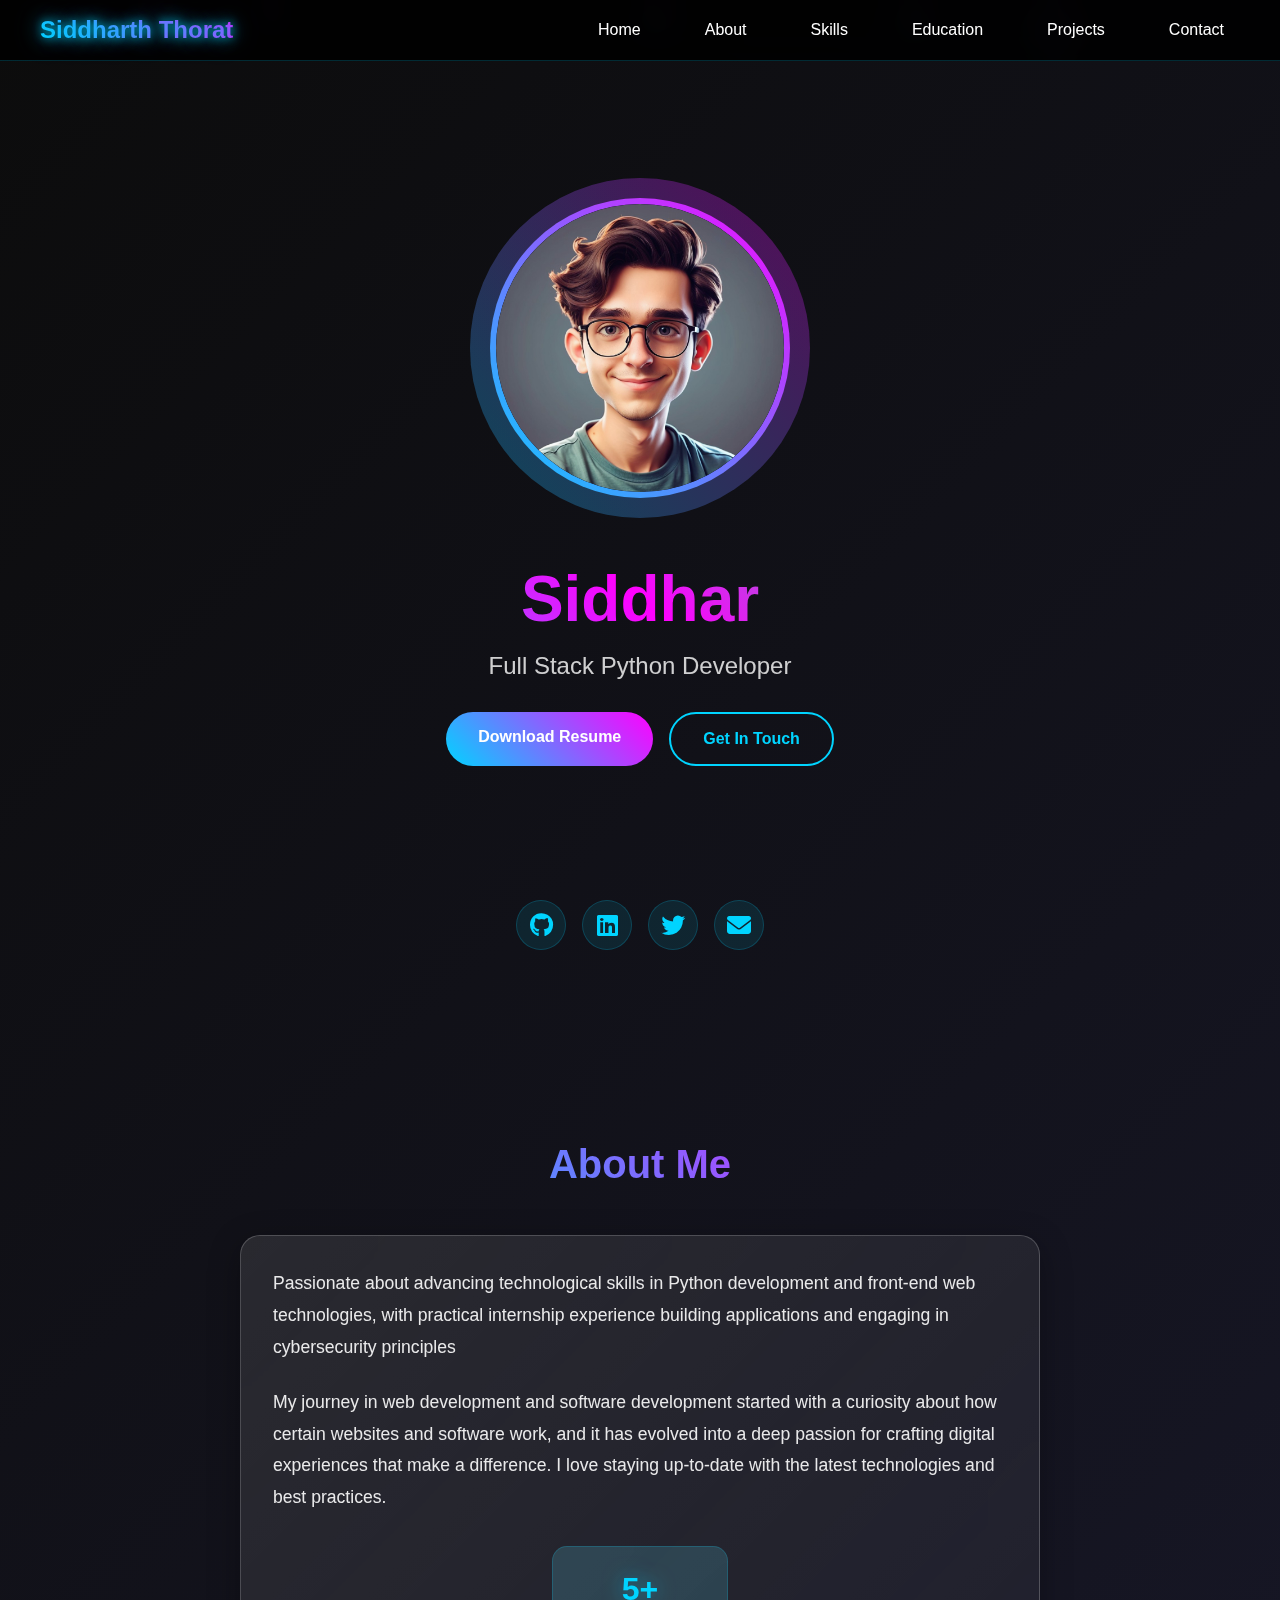
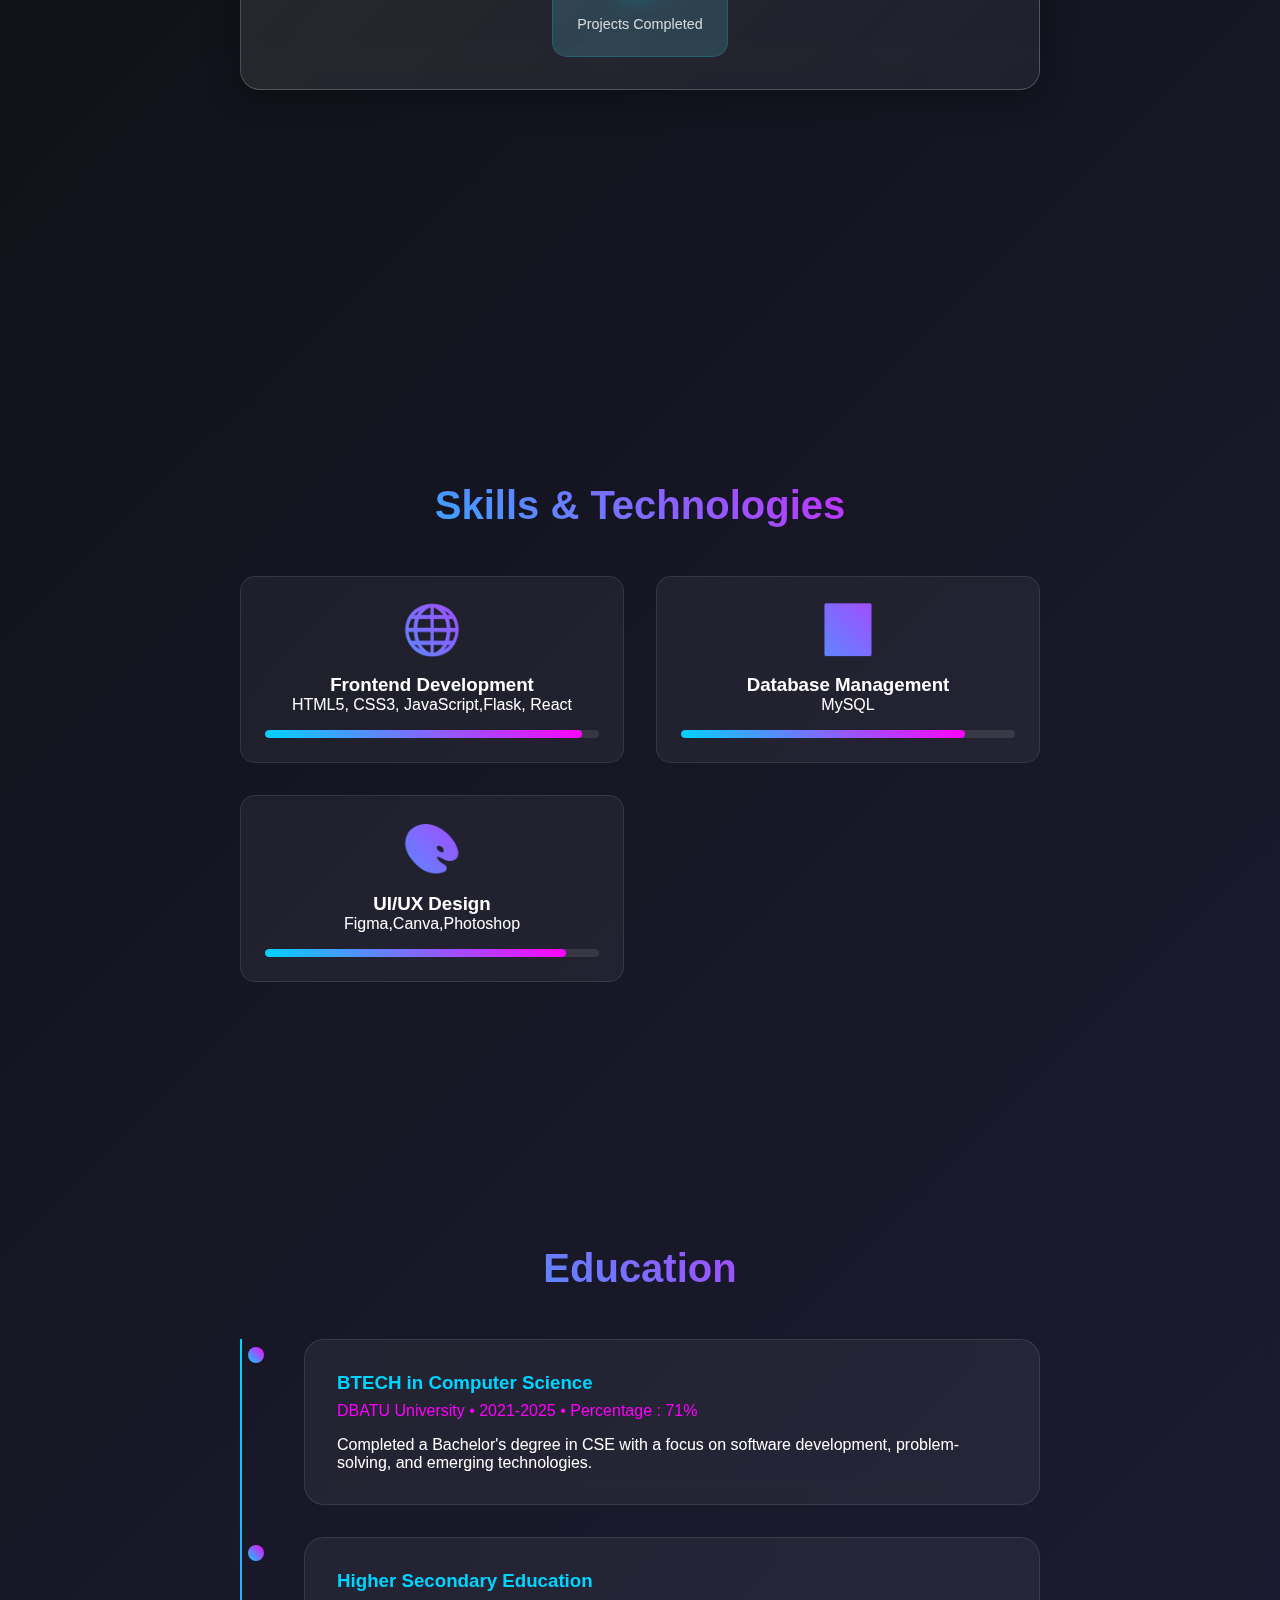
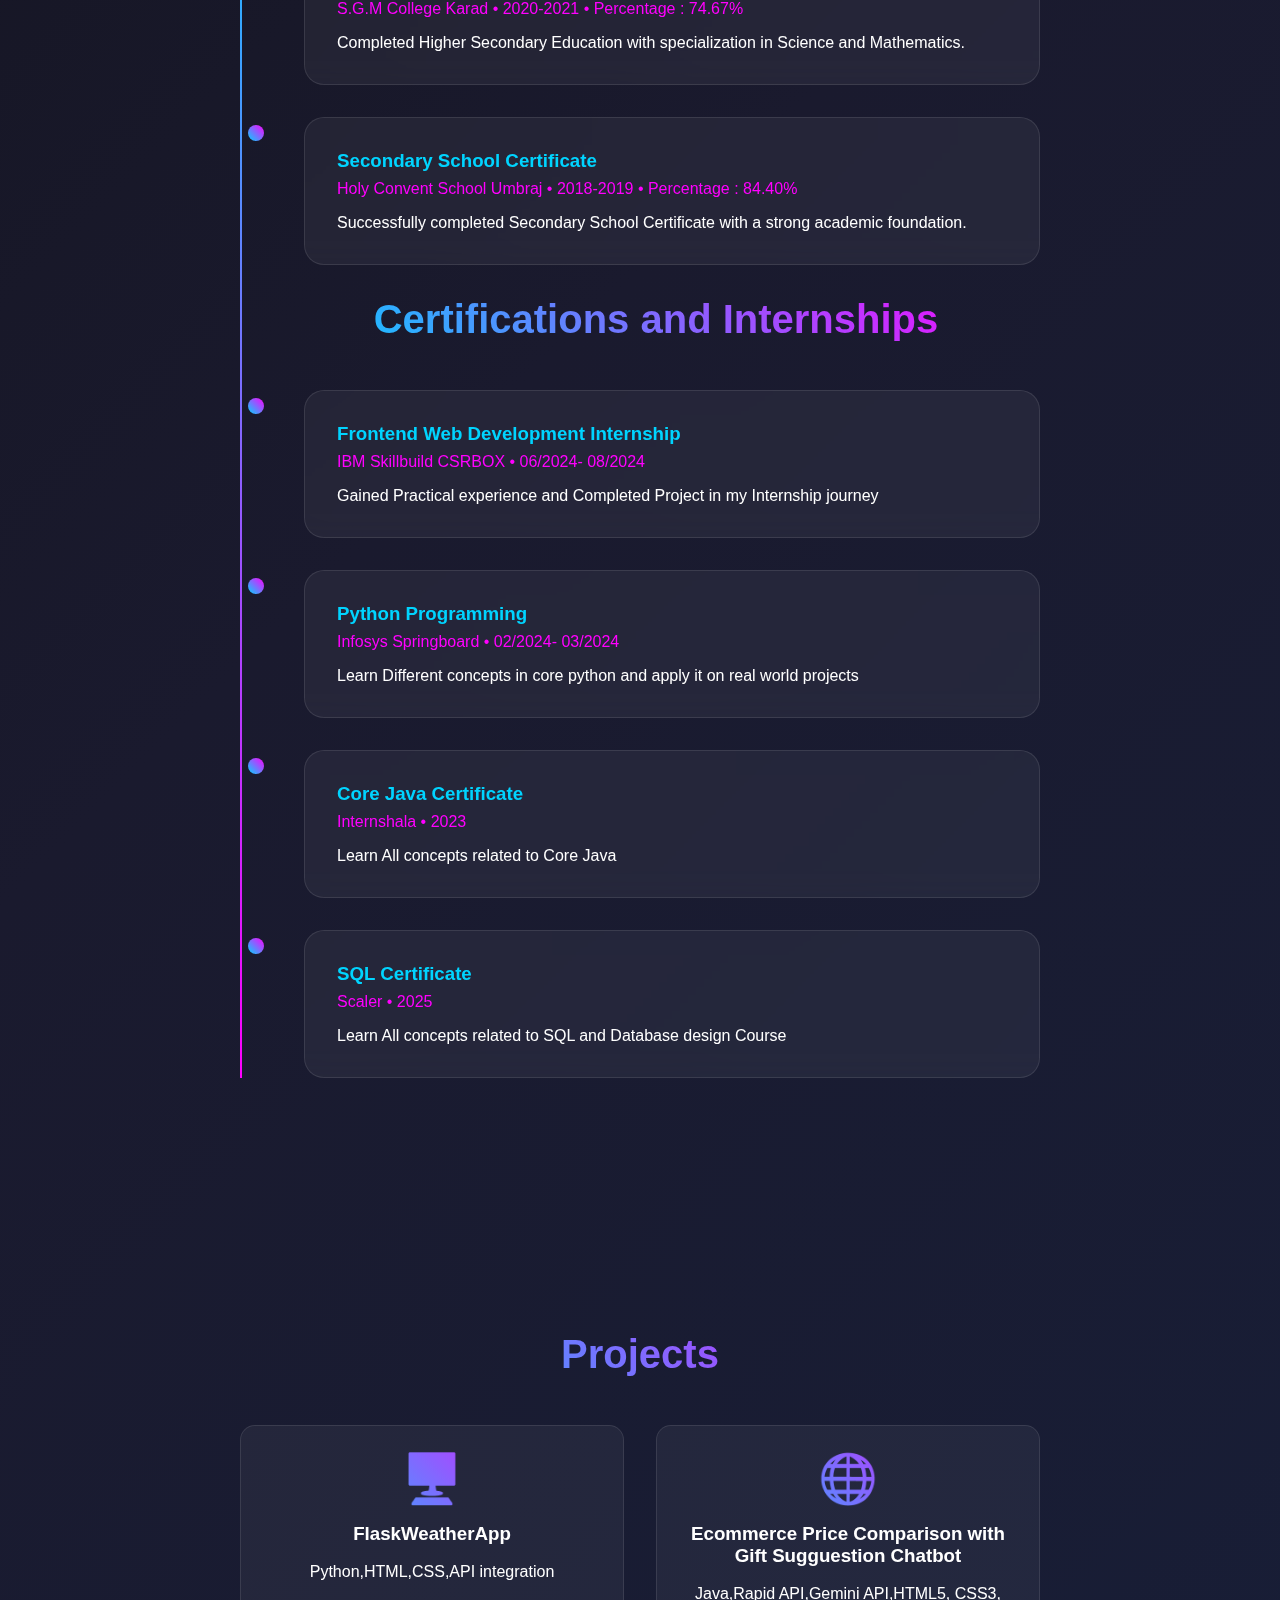
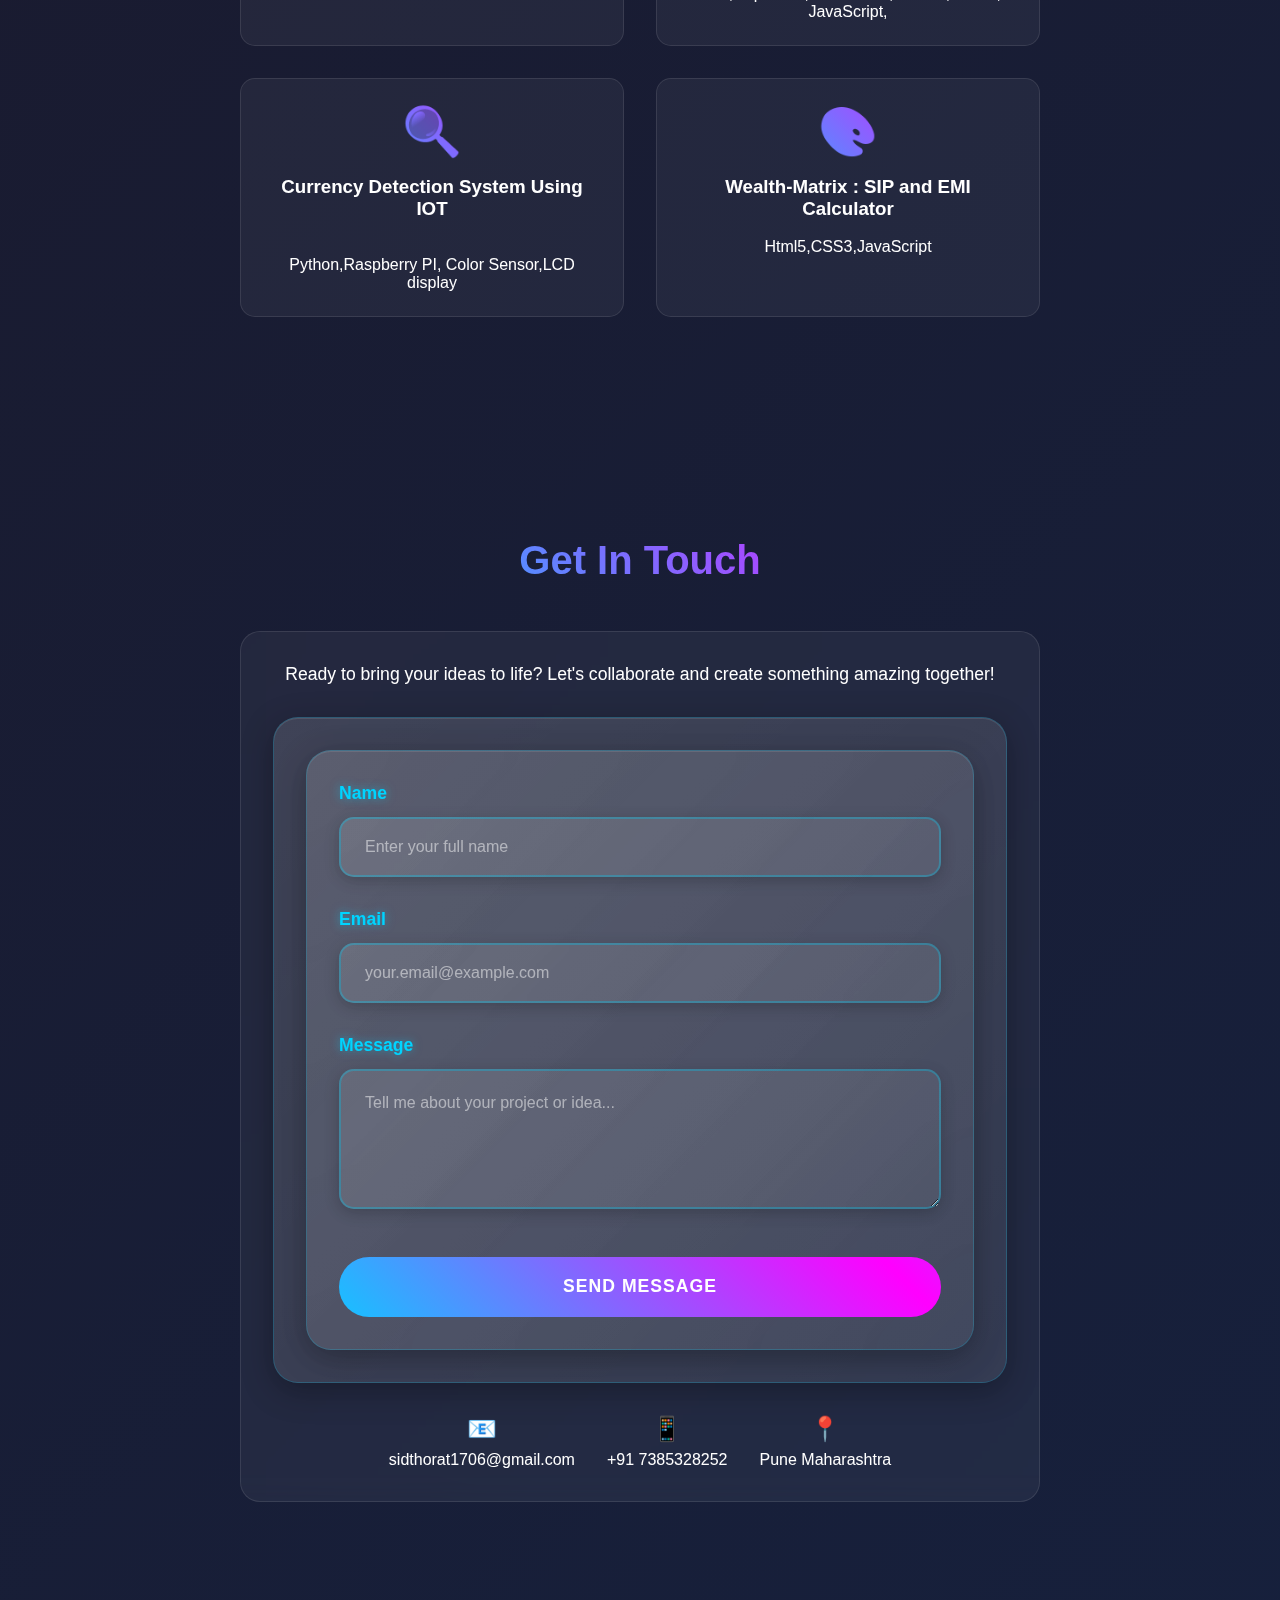
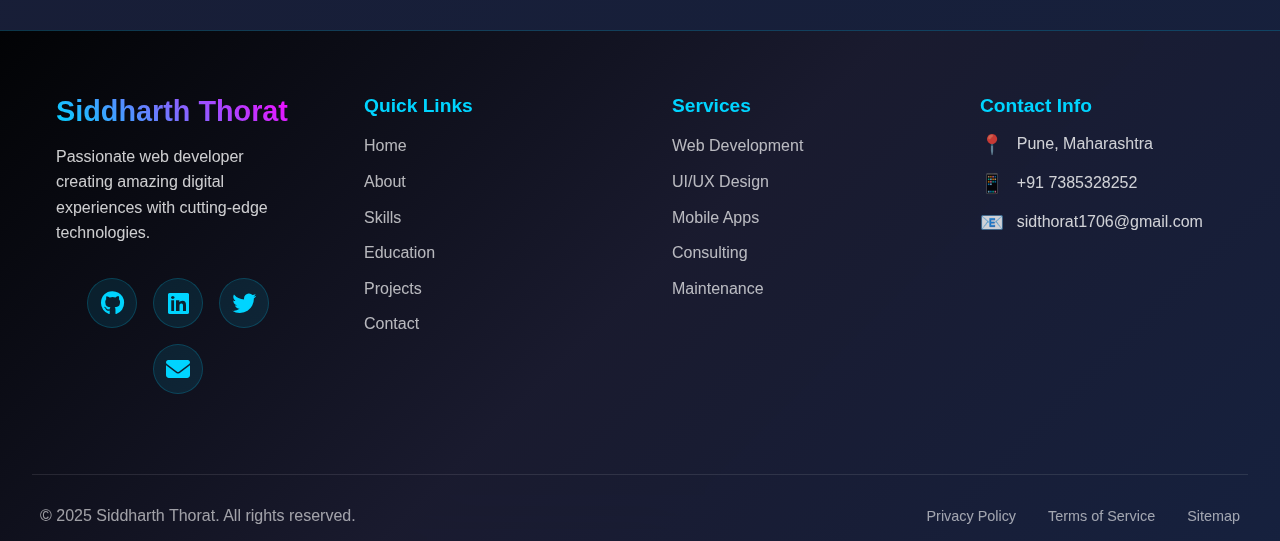
<file: index.html>
<!DOCTYPE html>
<html lang="en">
<head>
    <meta charset="UTF-8">
    <meta name="viewport" content="width=device-width, initial-scale=1.0">
    <title>Portfolio</title>
    <link rel="stylesheet" href="Style.css">
    <link rel="stylesheet" href="https://cdnjs.cloudflare.com/ajax/libs/font-awesome/6.4.2/css/all.min.css">

</head>
<body>
    <!-- Floating Background Elements -->
    <div class="floating-elements">
        <div class="floating-element" style="width: 50px; height: 50px; left: 10%; animation-delay: 0s;"></div>
        <div class="floating-element" style="width: 30px; height: 30px; left: 20%; animation-delay: 2s;"></div>
        <div class="floating-element" style="width: 40px; height: 40px; left: 70%; animation-delay: 4s;"></div>
        <div class="floating-element" style="width: 60px; height: 60px; left: 80%; animation-delay: 6s;"></div>
        <div class="floating-element" style="width: 35px; height: 35px; left: 50%; animation-delay: 8s;"></div>
    </div>

    <!-- Particle System -->
    <div class="particles" id="particles"></div>

    <!-- Navigation -->
    <nav>
        <div class="nav-container">
            <div class="logo neon-text">Siddharth Thorat</div>
            <ul class="nav-links">
                <li><a href="#home">Home</a></li>
                <li><a href="#about">About</a></li>
                <li><a href="#skills">Skills</a></li>
                <li><a href="#education">Education</a></li>
                  <li><a href="#Projects">Projects</a></li>
                <li><a href="#contact">Contact</a></li>
            </ul>
         <div class="mobile-menu-btn">
    <span></span>
    <span></span>
    <span></span>
</div>
</nav>


    <!-- Mobile Navigation -->
    <div class="mobile-nav" id="mobileNav">
        <ul class="mobile-nav-links">
            <li><a href="#home" onclick="closeMobileMenu()">Home</a></li>
            <li><a href="#about" onclick="closeMobileMenu()">About</a></li>
            <li><a href="#skills" onclick="closeMobileMenu()">Skills</a></li>
            <li><a href="#education" onclick="closeMobileMenu()">Education</a></li>
            <li><a href="#contact" onclick="closeMobileMenu()">Contact</a></li>
        </ul>
    </div>

    <!-- Home Section -->
    <section id="home">
        <div class="home-content">
            <div class="profile-container">
                <div class="profile-photo">
                    <div class="profile-img" >
                       <img src="Profile.jpg" height="300vh" width="300vh" style="border-radius: 50%;">
                    </div>
                </div>
            </div>
            <h1 class="hero-title">Siddharth Thorat</h1>
            <p class="hero-subtitle">Full Stack Python Developer</p>
            <div class="cta-buttons">
                <a href="siddharth-thorat-resume.pdf" class="btn btn-primary">Download Resume</a>
                <a href="#contact" class="btn btn-secondary">Get In Touch</a>
            </div>
             </div>
        </div>
    </section>
    <!-- links -->
     <div class="social-links"  style="display: flex; justify-content: center; align-items: center; margin: 0%; padding: 0%;">
                    <a href="https://github.com/CodeWithSid17" class="social-link" title="GitHub">
                        <i class="fab fa-github"></i>
                    </a>
                    <a href="https://www.linkedin.com/in/siddharth-thorat-93818524b" class="social-link" title="LinkedIn">
                          <i class="fab fa-linkedin"></i>
                    </a>
                    <a href="#" class="social-link" title="Twitter">
                          <i class="fab fa-twitter"></i>
                    </a>
                    <a href="sidthorat1706@gmail.com" class="social-link" title="Email">
                          <i class="fas fa-envelope"></i>
                    </a>
                </div>

    <!-- About Section -->
    <section id="about">
        <div class="section-content">
            <h2 class="section-title">About Me</h2>
            <div class="card glass-card">
                <div class="about-content">
                    <p class="about-text">
                       Passionate about advancing technological skills in Python development and front-end web technologies, with practical internship experience building applications and engaging in cybersecurity principles
                    </p>
                    <p class="about-text">
                        My journey in web development and software development started with a curiosity about how certain websites and software work, and it has evolved into a deep passion for crafting digital experiences that make a difference. I love staying up-to-date with the latest technologies and best practices.
                    </p>
                    <div class="stats-container">
                        <div class="stat-item">
                            <div class="stat-number">5+</div>
                            <div class="stat-label">Projects Completed</div>
                        </div>
                    </div>
                </div>
            </div>
        </div>
    </section>

    <!-- Skills Section -->
    <section id="skills">
        <div class="section-content">
            <h2 class="section-title">Skills & Technologies</h2>
            <div class="skills-grid">
                <div class="skill-item">
                    <div class="skill-icon">🌐</div>
                    <h3>Frontend Development</h3>
                    <p>HTML5, CSS3, JavaScript,Flask, React</p>
                    <div class="skill-progress">
                        <div class="skill-progress-bar" style="width: 95%;"></div>
                    </div>
                </div>
                <div class="skill-item">
                    <div class="skill-icon">🗄️</div>
                    <h3>Database Management</h3>
                    <p>MySQL</p>
                    <div class="skill-progress">
                        <div class="skill-progress-bar" style="width: 85%;"></div>
                    </div>
                </div>
                <div class="skill-item">
                    <div class="skill-icon">🎨</div>
                    <h3>UI/UX Design</h3>
                    <p>Figma,Canva,Photoshop</p>
                    <div class="skill-progress">
                        <div class="skill-progress-bar" style="width: 90%;"></div>
                    </div>
                </div>
            </div>
        </div>
    </section>

    <!-- Education Section -->
    <section id="education">
        <div class="section-content">
            <h2 class="section-title">Education</h2>
            <div class="timeline">
                <div class="timeline-item">
                    <div class="card">
                        <h3 style="color: #00d4ff; margin-bottom: 0.5rem;">BTECH in  Computer Science</h3>
                        <p style="color: #ff00ff; margin-bottom: 1rem;">DBATU University • 2021-2025 • Percentage : 71%</p>
                        <p>Completed a Bachelor's degree in CSE with a focus on software development, problem-solving, and emerging technologies.</p>
                    </div>
                </div>
                <div class="timeline-item">
                    <div class="card">
                        <h3 style="color: #00d4ff; margin-bottom: 0.5rem;">Higher Secondary Education</h3>
                        <p style="color: #ff00ff; margin-bottom: 1rem;">S.G.M College Karad • 2020-2021   • Percentage : 74.67%</p>
                        <p>Completed Higher Secondary Education with specialization in Science and Mathematics.</p>
                    </div>
                </div>
                <div class="timeline-item">
                    <div class="card">
                        <h3 style="color: #00d4ff; margin-bottom: 0.5rem;">Secondary School Certificate</h3>
                        <p style="color: #ff00ff; margin-bottom: 1rem;">Holy Convent School Umbraj • 2018-2019  • Percentage : 84.40%</p>
                        <p>Successfully completed Secondary School Certificate with a strong academic foundation.</p>
                    </div>
                </div>
                <h2 class="section-title">Certifications and Internships</h2>
                 <div class="timeline-item">
                    <div class="card">
                        <h3 style="color: #00d4ff; margin-bottom: 0.5rem;">Frontend Web Development Internship</h3>
                        <p style="color: #ff00ff; margin-bottom: 1rem;">IBM Skillbuild CSRBOX • 06/2024- 08/2024</p>
                        <p>Gained Practical experience and Completed Project in my Internship journey</p>
                    </div>
                </div>
                <div class="timeline-item">
                    <div class="card">
                        <h3 style="color: #00d4ff; margin-bottom: 0.5rem;">Python Programming</h3>
                        <p style="color: #ff00ff; margin-bottom: 1rem;">Infosys Springboard • 02/2024- 03/2024</p>
                        <p>Learn Different concepts in core python and apply it on real world projects</p>
                    </div>
                </div>
                 <div class="timeline-item">
                    <div class="card">
                        <h3 style="color: #00d4ff; margin-bottom: 0.5rem;">Core Java Certificate</h3>
                        <p style="color: #ff00ff; margin-bottom: 1rem;">Internshala • 2023</p>
                        <p>Learn All concepts related to Core Java</p>
                    </div>
                </div>
                     <div class="timeline-item">
                    <div class="card">
                        <h3 style="color: #00d4ff; margin-bottom: 0.5rem;">SQL Certificate</h3>
                        <p style="color: #ff00ff; margin-bottom: 1rem;">Scaler • 2025</p>
                        <p>Learn All concepts related to SQL and Database design Course</p>
                    </div>
            </div>
        </div>
    </section>

      <section id="Projects">
        <div class="section-content">
            <h2 class="section-title">Projects</h2>
            <div class="skills-grid">
                 <div class="project-item">
                    <div class="skill-icon">🖥️</div>
                    <h3>FlaskWeatherApp</h3><br>
                    <p>Python,HTML,CSS,API integration</p>      
                </div>
                <div class="project-item">
                    <div class="skill-icon">🌐</div>
                    <h3>Ecommerce Price Comparison with Gift Sugguestion Chatbot</h3><br>
                    <p>Java,Rapid API,Gemini API,HTML5, CSS3, JavaScript,</p>
                   
                </div>
                <div class="project-item">
                    <div class="skill-icon">🔍</div>
                    <h3>Currency Detection System Using IOT</h3><br><br>
                    <p>Python,Raspberry PI, Color Sensor,LCD display</p>
                   
                </div>
                <div class="project-item">
                    <div class="skill-icon">🎨</div>
                    <h3>Wealth-Matrix : SIP and EMI Calculator</h3><br>
                    <p>Html5,CSS3,JavaScript</p>
                  
                </div>
            </div>
        </div>
    </section>


    <!-- Contact Section -->
    <section id="contact">
        <div class="section-content">
            <h2 class="section-title">Get In Touch</h2>
            <div class="card">
                <p style="text-align: center; margin-bottom: 2rem; font-size: 1.1rem;">
                    Ready to bring your ideas to life? Let's collaborate and create something amazing together!
                </p>
               <div class="contact-form-container">
             <div class="contact-form-container">
  <form class="contact-form" id="contactForm" 
        action="https://formspree.io/f/" 
        method="POST">
      
    <div class="form-group form-group-with-icon">
      <label for="name">Name</label>
      <input type="text" id="name" name="name" placeholder="Enter your full name" required>
    </div>

    <div class="form-group form-group-with-icon">
      <label for="email">Email</label>
      <input type="email" id="email" name="email" placeholder="your.email@example.com" required>
    </div>

    <div class="form-group form-group-with-icon">
      <label for="message">Message</label>
      <textarea id="message" name="message" placeholder="Tell me about your project or idea..." required></textarea>
    </div>

    <button type="submit" class="btn btn-primary">Send Message</button>
  </form>

  <!-- Success / Error message -->
  <p id="form-status"></p>
</div>


<!-- Thank You Message -->
<p id="thankYou" style="display:none; font-weight:bold; color:green; margin-top:15px;"></p>


                        <p id="thank-you" style="display:none; font-weight:bold; color:green; margin-top:10px;"></p>
                  </div>

                <div style="display: flex; justify-content: center; gap: 2rem; margin-top: 2rem; flex-wrap: wrap;">
                    <div style="text-align: center;">
                        <div style="font-size: 1.5rem; margin-bottom: 0.5rem;">📧</div>
                        <div>sidthorat1706@gmail.com</div>
                    </div>
                    <div style="text-align: center;">
                        <div style="font-size: 1.5rem; margin-bottom: 0.5rem;">📱</div>
                        <div>+91 7385328252</div>
                    </div>
                    <div style="text-align: center;">
                        <div style="font-size: 1.5rem; margin-bottom: 0.5rem;">📍</div>
                        <div>Pune Maharashtra</div>
                    </div>
                </div>
            </div>
        </div>
    </section>

    <!-- Footer -->
    <footer class="footer">
        <div class="footer-content">
            <div class="footer-section">
                <h3 class="footer-title">Siddharth Thorat</h3>
                <p class="footer-description">
                    Passionate web developer creating amazing digital experiences with cutting-edge technologies.
                </p>
                <div class="social-links">
                    <a href="https://github.com/CodeWithSid17" class="social-link" title="GitHub">
                        <i class="fab fa-github"></i>
                    </a>
                    <a href="https://www.linkedin.com/in/siddharth-thorat-93818524b" class="social-link" title="LinkedIn">
                          <i class="fab fa-linkedin"></i>
                    </a>
                    <a href="#" class="social-link" title="Twitter">
                          <i class="fab fa-twitter"></i>
                    </a>
                    <a href="sidthorat1706@gmail.com" class="social-link" title="Email">
                          <i class="fas fa-envelope"></i>
                    </a>
                </div>
            </div>
            
            <div class="footer-section">
                <h4 class="footer-subtitle">Quick Links</h4>
                <ul class="footer-links">
                    <li><a href="#home">Home</a></li>
                    <li><a href="#about">About</a></li>
                    <li><a href="#skills">Skills</a></li>
                    <li><a href="#education">Education</a></li>
                     <li><a href="#Projects">Projects</a></li>
                    <li><a href="#contact">Contact</a></li>
                </ul>
            </div>
            
            <div class="footer-section">
                <h4 class="footer-subtitle">Services</h4>
                <ul class="footer-links">
                    <li><a href="#">Web Development</a></li>
                    <li><a href="#">UI/UX Design</a></li>
                    <li><a href="#">Mobile Apps</a></li>
                    <li><a href="#">Consulting</a></li>
                    <li><a href="#">Maintenance</a></li>
                </ul>
            </div>
            
            <div class="footer-section">
                <h4 class="footer-subtitle">Contact Info</h4>
                <div class="contact-info">
                    <div class="contact-item">
                        <span class="contact-icon">📍</span>
                        <span>Pune, Maharashtra</span>
                    </div>
                    <div class="contact-item">
                        <span class="contact-icon">📱</span>
                        <span>+91 7385328252</span>
                    </div>
                    <div class="contact-item">
                        <span class="contact-icon">📧</span>
                        <span>sidthorat1706@gmail.com</span>
                    </div>
                </div>
            </div>
        </div>
        
        <div class="footer-bottom">
            <div class="footer-bottom-content">
                <p>&copy; 2025 Siddharth Thorat. All rights reserved.</p>
                <div class="footer-bottom-links">
                    <a href="#">Privacy Policy</a>
                    <a href="#">Terms of Service</a>
                    <a href="#">Sitemap</a>
                </div>
            </div>
        </div>
    </footer>
    <script src="script.js" defer></script>

    </body>
</html>
</file>
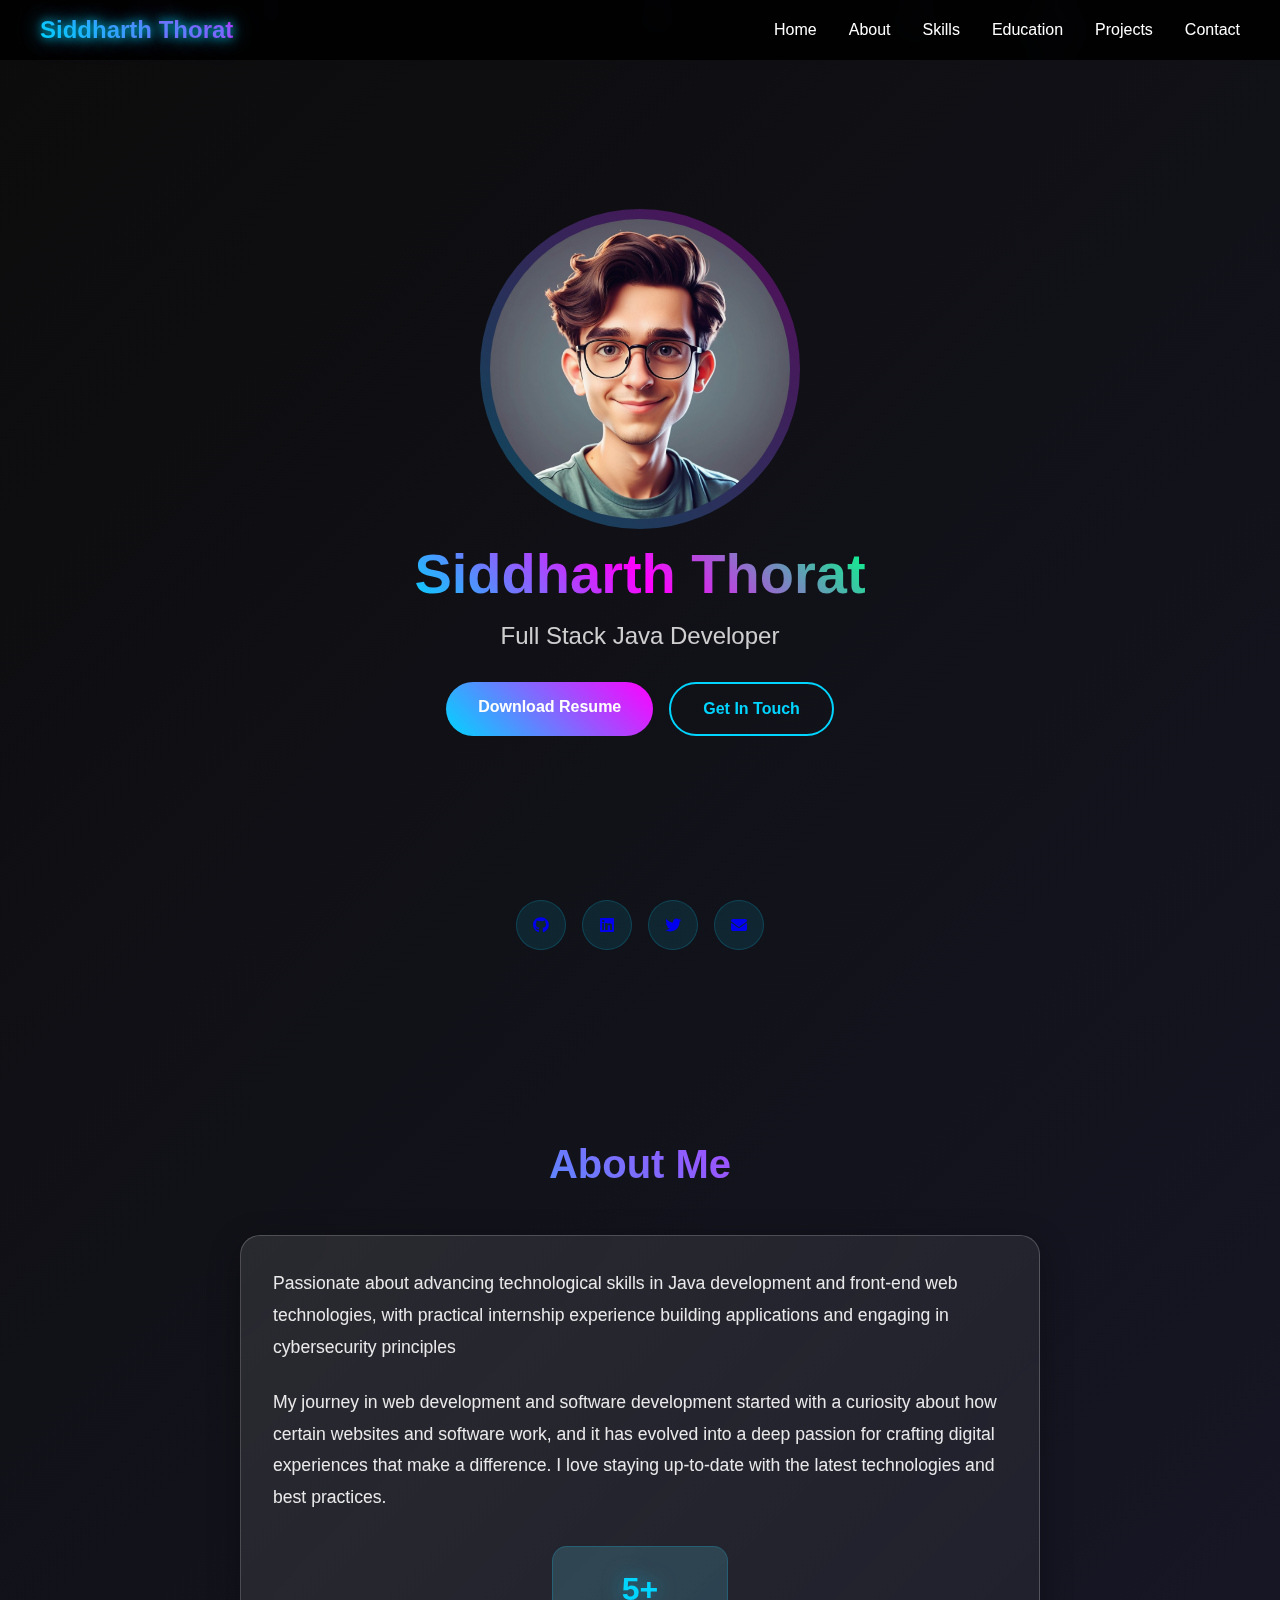
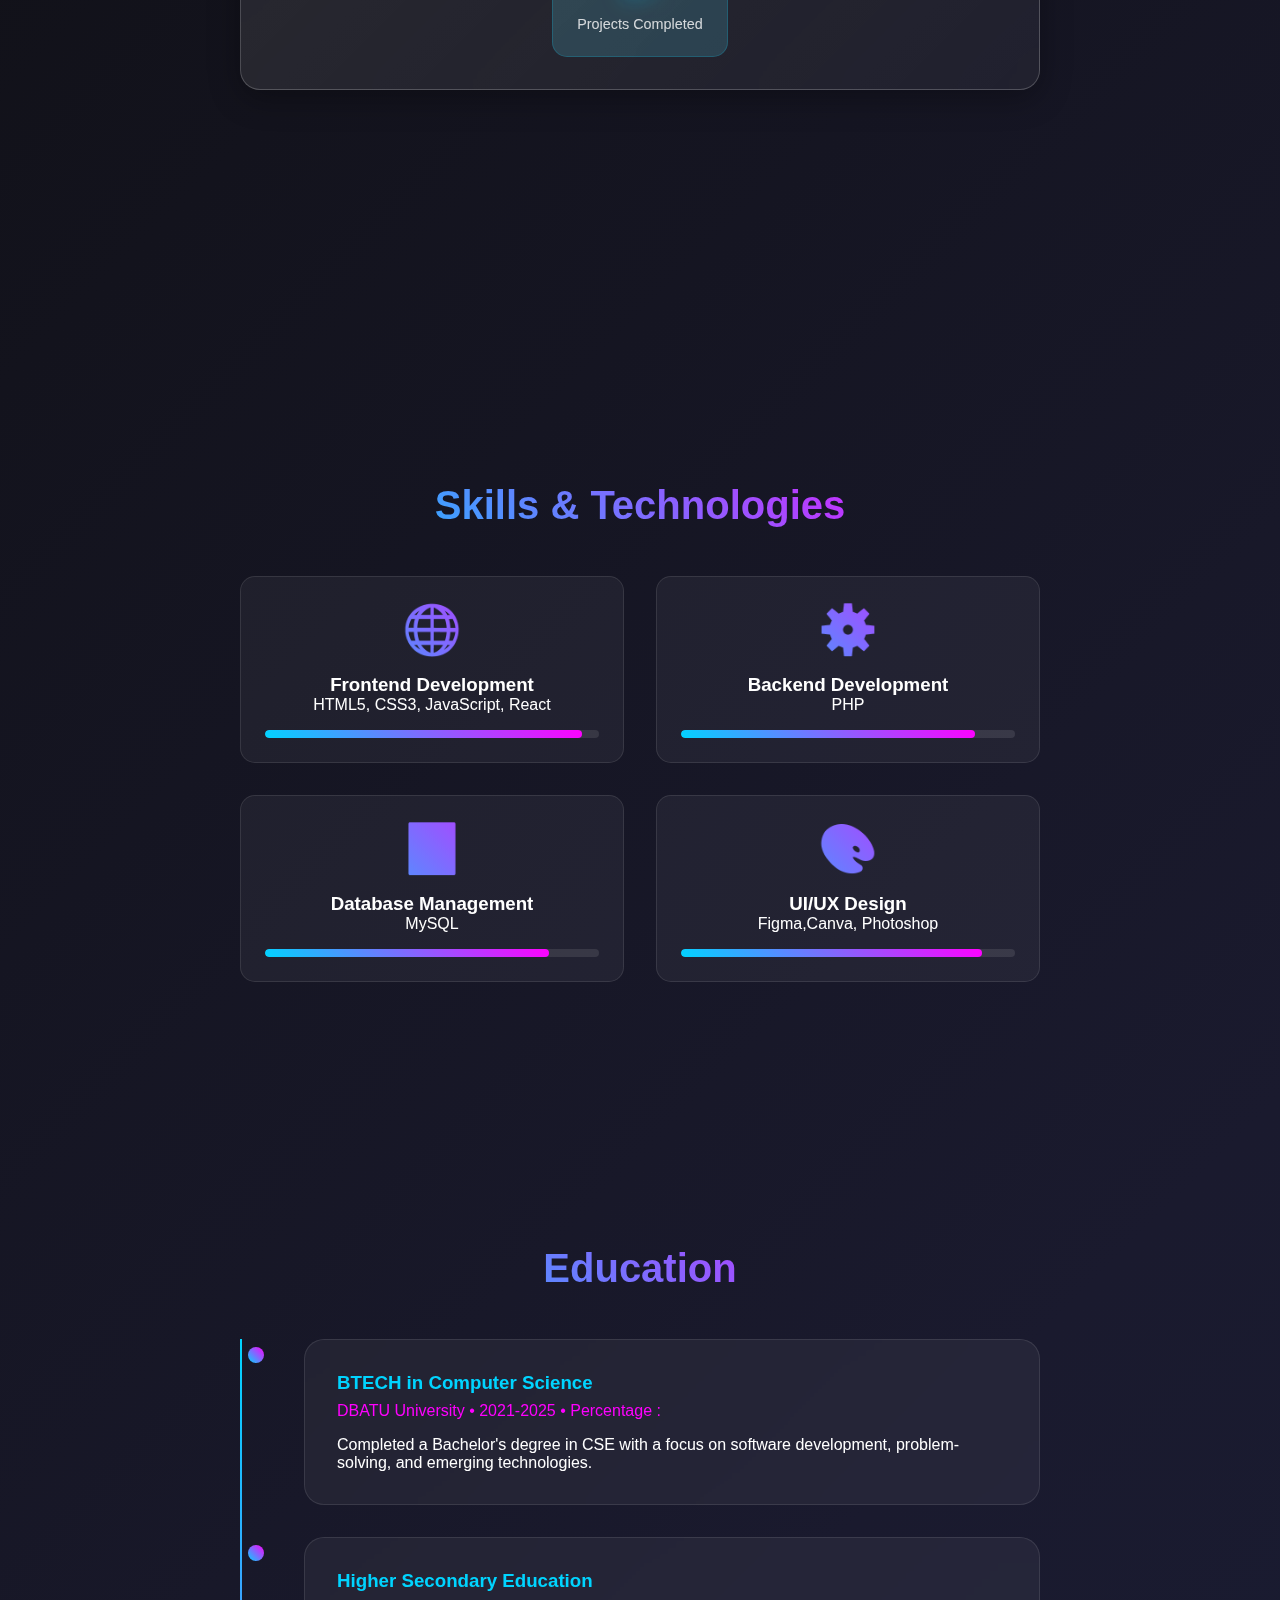
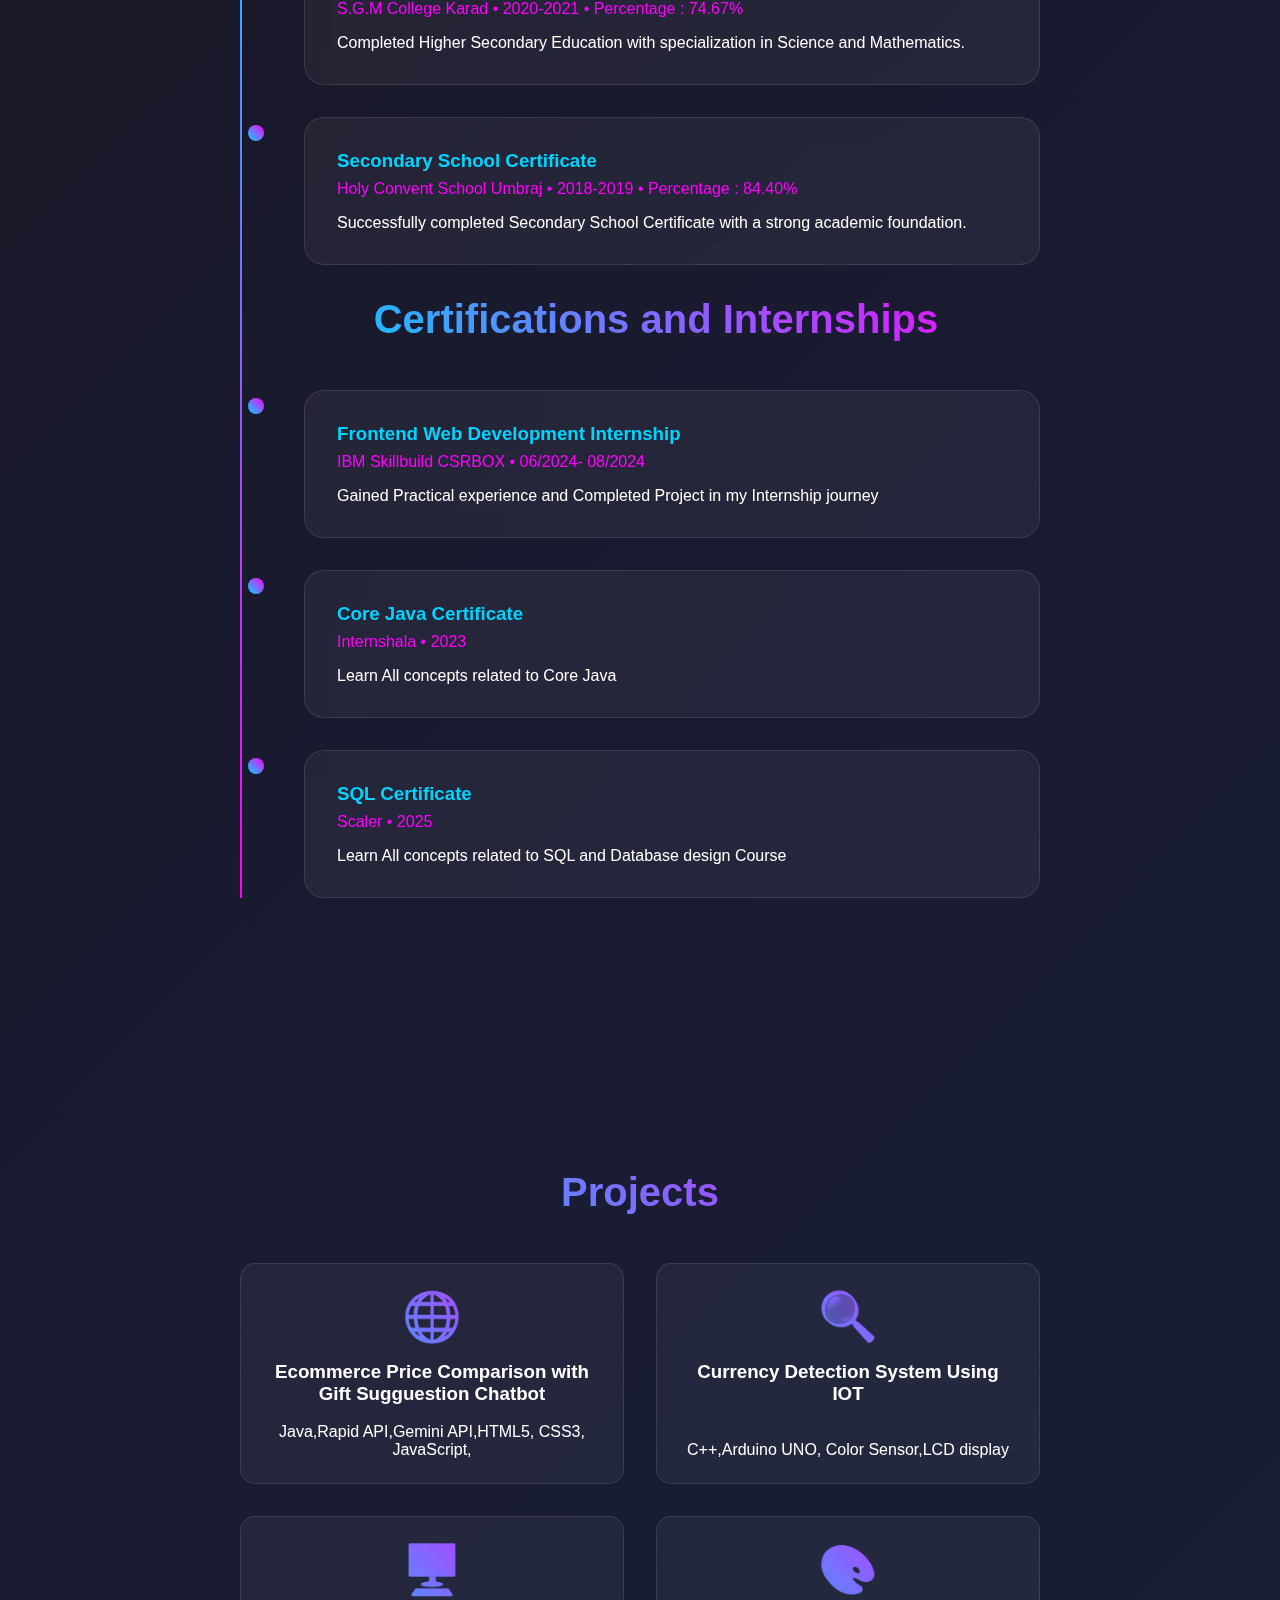
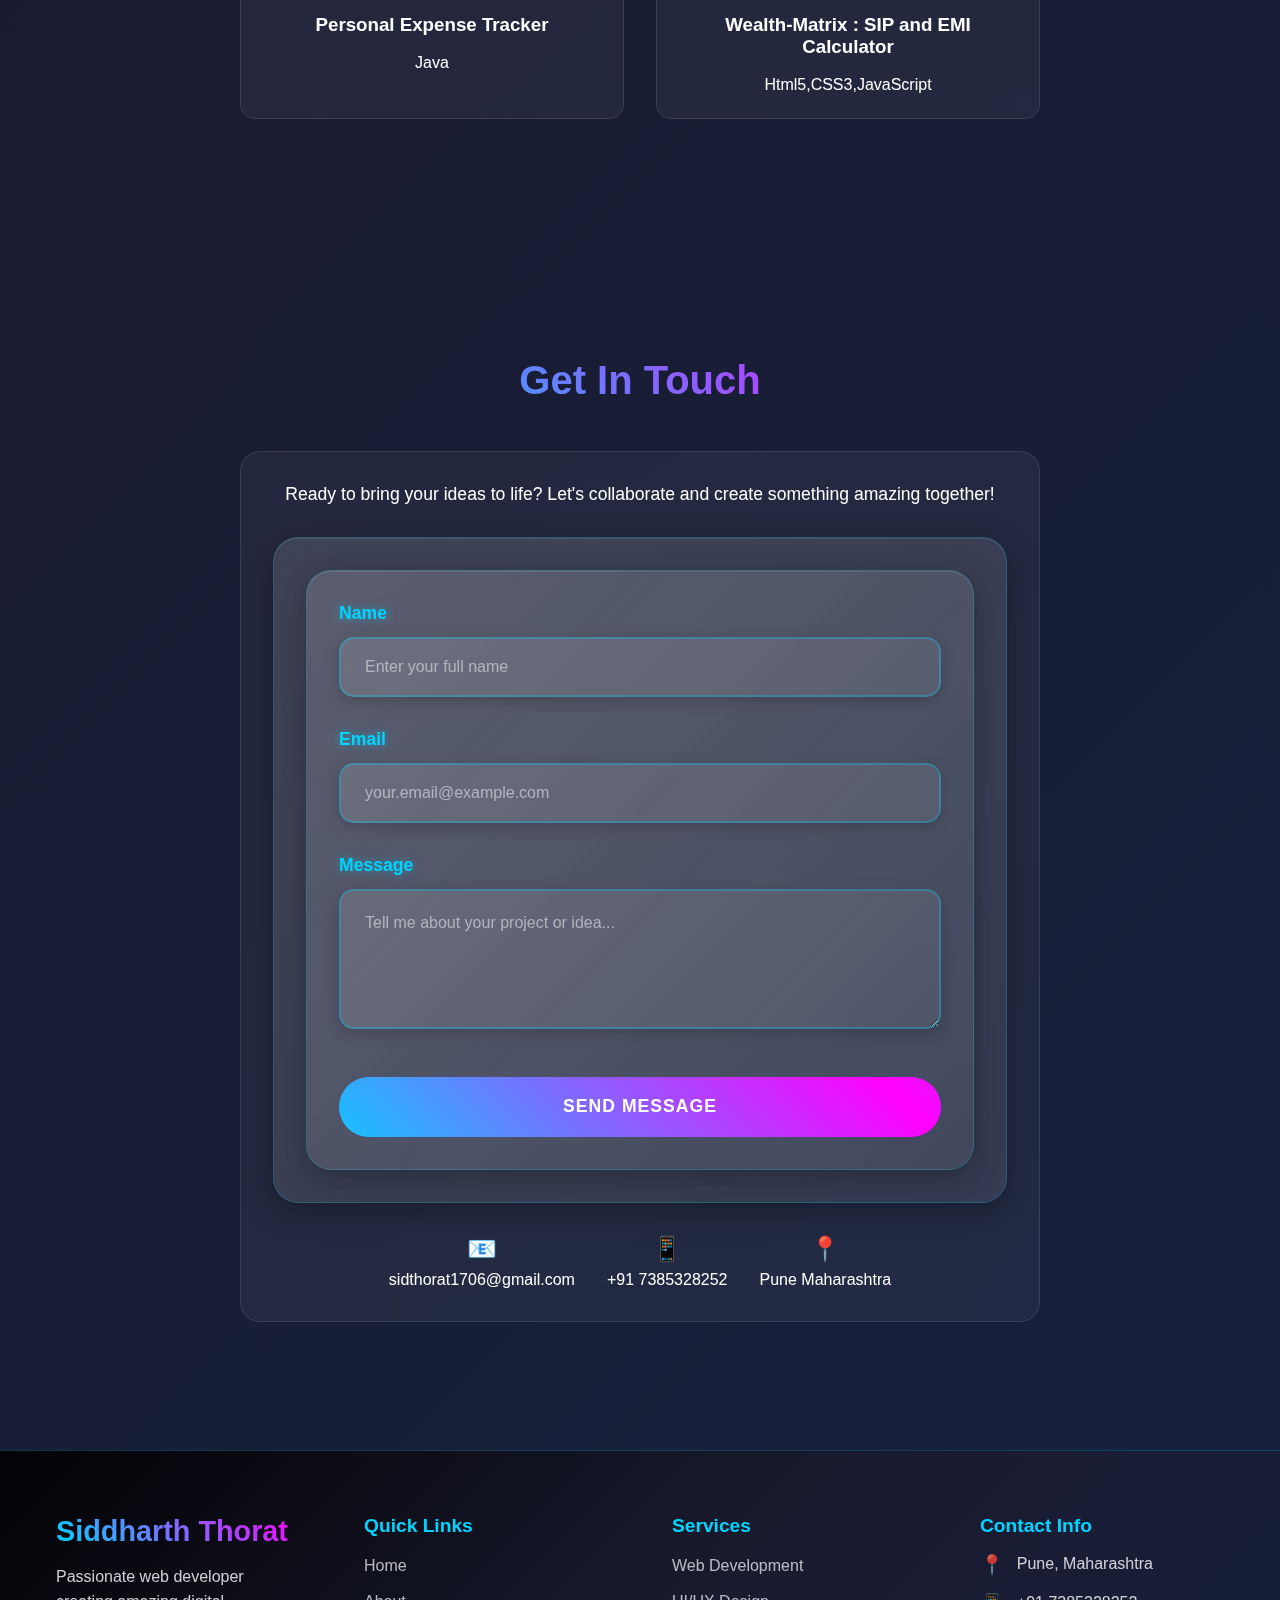
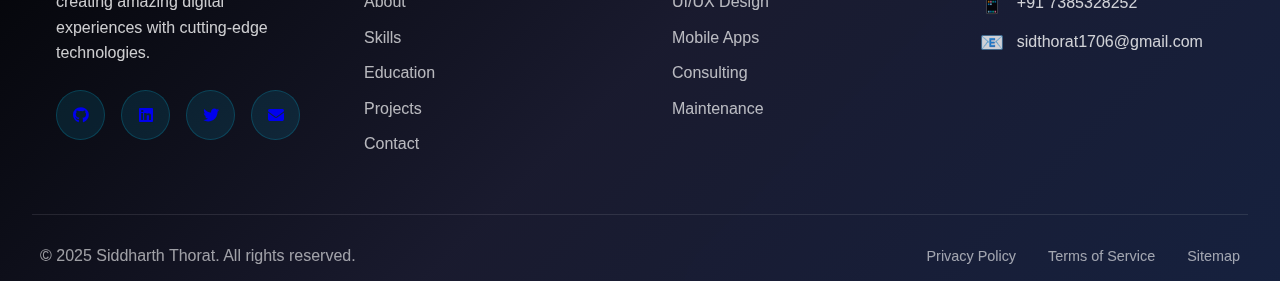
<file: My Portfolio/index.html>
<!DOCTYPE html>
<html lang="en">
<head>
    <meta charset="UTF-8">
    <meta name="viewport" content="width=device-width, initial-scale=1.0">
    <title>Portfolio</title>
    <link rel="stylesheet" href="Style.css">
    <link rel="stylesheet" href="https://cdnjs.cloudflare.com/ajax/libs/font-awesome/6.4.2/css/all.min.css">

</head>
<body>
    <!-- Floating Background Elements -->
    <div class="floating-elements">
        <div class="floating-element" style="width: 50px; height: 50px; left: 10%; animation-delay: 0s;"></div>
        <div class="floating-element" style="width: 30px; height: 30px; left: 20%; animation-delay: 2s;"></div>
        <div class="floating-element" style="width: 40px; height: 40px; left: 70%; animation-delay: 4s;"></div>
        <div class="floating-element" style="width: 60px; height: 60px; left: 80%; animation-delay: 6s;"></div>
        <div class="floating-element" style="width: 35px; height: 35px; left: 50%; animation-delay: 8s;"></div>
    </div>

    <!-- Particle System -->
    <div class="particles" id="particles"></div>

    <!-- Navigation -->
    <nav>
        <div class="nav-container">
            <div class="logo neon-text">Siddharth Thorat</div>
            <ul class="nav-links">
                <li><a href="#home">Home</a></li>
                <li><a href="#about">About</a></li>
                <li><a href="#skills">Skills</a></li>
                <li><a href="#education">Education</a></li>
                  <li><a href="#Projects">Projects</a></li>
                <li><a href="#contact">Contact</a></li>
            </ul>
            <div class="mobile-menu-btn" onclick="toggleMobileMenu()">
                <span></span>
                <span></span>
                <span></span>
            </div>
        </div>
    </nav>

    <!-- Mobile Navigation -->
    <div class="mobile-nav" id="mobileNav">
        <ul>
            <li><a href="#home" onclick="closeMobileMenu()">Home</a></li>
            <li><a href="#about" onclick="closeMobileMenu()">About</a></li>
            <li><a href="#skills" onclick="closeMobileMenu()">Skills</a></li>
            <li><a href="#education" onclick="closeMobileMenu()">Education</a></li>
            <li><a href="#contact" onclick="closeMobileMenu()">Contact</a></li>
        </ul>
    </div>

    <!-- Home Section -->
    <section id="home">
        <div class="home-content">
            <div class="profile-container">
                <div class="profile-photo">
                    <div class="profile-img" >
                       <img src="Profile.jpg" height="300vh" width="300vh" style="border-radius: 50%;">
                    </div>
                </div>
            </div>
            <h1 class="hero-title">Siddharth Thorat</h1>
            <p class="hero-subtitle">Full Stack Java Developer</p>
            <div class="cta-buttons">
                <a href="SiddharthThoratResume.pdf" class="btn btn-primary">Download Resume</a>
                <a href="#contact" class="btn btn-secondary">Get In Touch</a>
            </div>
             </div>
        </div>
    </section>
    <!-- links -->
     <div class="social-links"  style="display: flex; justify-content: center; align-items: center; margin: 0%; padding: 0%;">
                    <a href="https://github.com/CodeWithSid17" class="social-link" title="GitHub">
                        <i class="fab fa-github"></i>
                    </a>
                    <a href="https://www.linkedin.com/in/siddharth-thorat-93818524b" class="social-link" title="LinkedIn">
                          <i class="fab fa-linkedin"></i>
                    </a>
                    <a href="#" class="social-link" title="Twitter">
                          <i class="fab fa-twitter"></i>
                    </a>
                    <a href="sidthorat1706@gmail.com" class="social-link" title="Email">
                          <i class="fas fa-envelope"></i>
                    </a>
                </div>

    <!-- About Section -->
    <section id="about">
        <div class="section-content">
            <h2 class="section-title">About Me</h2>
            <div class="card glass-card">
                <div class="about-content">
                    <p class="about-text">
                       Passionate about advancing technological skills in Java development and front-end web technologies, with practical internship experience building applications and engaging in cybersecurity principles
                    </p>
                    <p class="about-text">
                        My journey in web development and software development started with a curiosity about how certain websites and software work, and it has evolved into a deep passion for crafting digital experiences that make a difference. I love staying up-to-date with the latest technologies and best practices.
                    </p>
                    <div class="stats-container">
                        <div class="stat-item">
                            <div class="stat-number">5+</div>
                            <div class="stat-label">Projects Completed</div>
                        </div>
                    </div>
                </div>
            </div>
        </div>
    </section>

    <!-- Skills Section -->
    <section id="skills">
        <div class="section-content">
            <h2 class="section-title">Skills & Technologies</h2>
            <div class="skills-grid">
                <div class="skill-item">
                    <div class="skill-icon">🌐</div>
                    <h3>Frontend Development</h3>
                    <p>HTML5, CSS3, JavaScript, React</p>
                    <div class="skill-progress">
                        <div class="skill-progress-bar" style="width: 95%;"></div>
                    </div>
                </div>
                <div class="skill-item">
                    <div class="skill-icon">⚙️</div>
                    <h3>Backend Development</h3>
                    <p>PHP</p>
                    <div class="skill-progress">
                        <div class="skill-progress-bar" style="width: 88%;"></div>
                    </div>
                </div>
                <div class="skill-item">
                    <div class="skill-icon">🗄️</div>
                    <h3>Database Management</h3>
                    <p>MySQL</p>
                    <div class="skill-progress">
                        <div class="skill-progress-bar" style="width: 85%;"></div>
                    </div>
                </div>
                <div class="skill-item">
                    <div class="skill-icon">🎨</div>
                    <h3>UI/UX Design</h3>
                    <p>Figma,Canva, Photoshop</p>
                    <div class="skill-progress">
                        <div class="skill-progress-bar" style="width: 90%;"></div>
                    </div>
                </div>
            </div>
        </div>
    </section>

    <!-- Education Section -->
    <section id="education">
        <div class="section-content">
            <h2 class="section-title">Education</h2>
            <div class="timeline">
                <div class="timeline-item">
                    <div class="card">
                        <h3 style="color: #00d4ff; margin-bottom: 0.5rem;">BTECH in  Computer Science</h3>
                        <p style="color: #ff00ff; margin-bottom: 1rem;">DBATU University • 2021-2025 • Percentage : </p>
                        <p>Completed a Bachelor's degree in CSE with a focus on software development, problem-solving, and emerging technologies.</p>
                    </div>
                </div>
                <div class="timeline-item">
                    <div class="card">
                        <h3 style="color: #00d4ff; margin-bottom: 0.5rem;">Higher Secondary Education</h3>
                        <p style="color: #ff00ff; margin-bottom: 1rem;">S.G.M College Karad • 2020-2021   • Percentage : 74.67%</p>
                        <p>Completed Higher Secondary Education with specialization in Science and Mathematics.</p>
                    </div>
                </div>
                <div class="timeline-item">
                    <div class="card">
                        <h3 style="color: #00d4ff; margin-bottom: 0.5rem;">Secondary School Certificate</h3>
                        <p style="color: #ff00ff; margin-bottom: 1rem;">Holy Convent School Umbraj • 2018-2019  • Percentage : 84.40%</p>
                        <p>Successfully completed Secondary School Certificate with a strong academic foundation.</p>
                    </div>
                </div>
                <h2 class="section-title">Certifications and Internships</h2>
                 <div class="timeline-item">
                    <div class="card">
                        <h3 style="color: #00d4ff; margin-bottom: 0.5rem;">Frontend Web Development Internship</h3>
                        <p style="color: #ff00ff; margin-bottom: 1rem;">IBM Skillbuild CSRBOX • 06/2024- 08/2024</p>
                        <p>Gained Practical experience and Completed Project in my Internship journey</p>
                    </div>
                </div>
                 <div class="timeline-item">
                    <div class="card">
                        <h3 style="color: #00d4ff; margin-bottom: 0.5rem;">Core Java Certificate</h3>
                        <p style="color: #ff00ff; margin-bottom: 1rem;">Internshala • 2023</p>
                        <p>Learn All concepts related to Core Java</p>
                    </div>
                </div>
                     <div class="timeline-item">
                    <div class="card">
                        <h3 style="color: #00d4ff; margin-bottom: 0.5rem;">SQL Certificate</h3>
                        <p style="color: #ff00ff; margin-bottom: 1rem;">Scaler • 2025</p>
                        <p>Learn All concepts related to SQL and Database design Course</p>
                    </div>
            </div>
        </div>
    </section>

      <section id="Projects">
        <div class="section-content">
            <h2 class="section-title">Projects</h2>
            <div class="skills-grid">
                <div class="project-item">
                    <div class="skill-icon">🌐</div>
                    <h3>Ecommerce Price Comparison with Gift Sugguestion Chatbot</h3><br>
                    <p>Java,Rapid API,Gemini API,HTML5, CSS3, JavaScript,</p>
                   
                </div>
                <div class="project-item">
                    <div class="skill-icon">🔍</div>
                    <h3>Currency Detection System Using IOT</h3><br><br>
                    <p>C++,Arduino UNO, Color Sensor,LCD display</p>
                   
                </div>
                <div class="project-item">
                    <div class="skill-icon">🖥️</div>
                    <h3>Personal Expense Tracker</h3><br>
                    <p>Java</p>
                   
                </div>
                <div class="project-item">
                    <div class="skill-icon">🎨</div>
                    <h3>Wealth-Matrix : SIP and EMI Calculator</h3><br>
                    <p>Html5,CSS3,JavaScript</p>
                  
                </div>
            </div>
        </div>
    </section>


    <!-- Contact Section -->
    <section id="contact">
        <div class="section-content">
            <h2 class="section-title">Get In Touch</h2>
            <div class="card">
                <p style="text-align: center; margin-bottom: 2rem; font-size: 1.1rem;">
                    Ready to bring your ideas to life? Let's collaborate and create something amazing together!
                </p>
               <div class="contact-form-container">
             <div class="contact-form-container">
  <form class="contact-form" id="contactForm" 
        action="https://formspree.io/f/mjkodywr" 
        method="POST">
      
    <div class="form-group form-group-with-icon">
      <label for="name">Name</label>
      <input type="text" id="name" name="name" placeholder="Enter your full name" required>
    </div>

    <div class="form-group form-group-with-icon">
      <label for="email">Email</label>
      <input type="email" id="email" name="email" placeholder="your.email@example.com" required>
    </div>

    <div class="form-group form-group-with-icon">
      <label for="message">Message</label>
      <textarea id="message" name="message" placeholder="Tell me about your project or idea..." required></textarea>
    </div>

    <button type="submit" class="btn btn-primary">Send Message</button>
  </form>

  <!-- Success / Error message -->
  <p id="form-status"></p>
</div>


<!-- Thank You Message -->
<p id="thankYou" style="display:none; font-weight:bold; color:green; margin-top:15px;"></p>


                        <p id="thank-you" style="display:none; font-weight:bold; color:green; margin-top:10px;"></p>
                  </div>

                <div style="display: flex; justify-content: center; gap: 2rem; margin-top: 2rem; flex-wrap: wrap;">
                    <div style="text-align: center;">
                        <div style="font-size: 1.5rem; margin-bottom: 0.5rem;">📧</div>
                        <div>sidthorat1706@gmail.com</div>
                    </div>
                    <div style="text-align: center;">
                        <div style="font-size: 1.5rem; margin-bottom: 0.5rem;">📱</div>
                        <div>+91 7385328252</div>
                    </div>
                    <div style="text-align: center;">
                        <div style="font-size: 1.5rem; margin-bottom: 0.5rem;">📍</div>
                        <div>Pune Maharashtra</div>
                    </div>
                </div>
            </div>
        </div>
    </section>

    <!-- Footer -->
    <footer class="footer">
        <div class="footer-content">
            <div class="footer-section">
                <h3 class="footer-title">Siddharth Thorat</h3>
                <p class="footer-description">
                    Passionate web developer creating amazing digital experiences with cutting-edge technologies.
                </p>
                <div class="social-links">
                    <a href="https://github.com/CodeWithSid17" class="social-link" title="GitHub">
                        <i class="fab fa-github"></i>
                    </a>
                    <a href="https://www.linkedin.com/in/siddharth-thorat-93818524b" class="social-link" title="LinkedIn">
                          <i class="fab fa-linkedin"></i>
                    </a>
                    <a href="#" class="social-link" title="Twitter">
                          <i class="fab fa-twitter"></i>
                    </a>
                    <a href="sidthorat1706@gmail.com" class="social-link" title="Email">
                          <i class="fas fa-envelope"></i>
                    </a>
                </div>
            </div>
            
            <div class="footer-section">
                <h4 class="footer-subtitle">Quick Links</h4>
                <ul class="footer-links">
                    <li><a href="#home">Home</a></li>
                    <li><a href="#about">About</a></li>
                    <li><a href="#skills">Skills</a></li>
                    <li><a href="#education">Education</a></li>
                     <li><a href="#Projects">Projects</a></li>
                    <li><a href="#contact">Contact</a></li>
                </ul>
            </div>
            
            <div class="footer-section">
                <h4 class="footer-subtitle">Services</h4>
                <ul class="footer-links">
                    <li><a href="#">Web Development</a></li>
                    <li><a href="#">UI/UX Design</a></li>
                    <li><a href="#">Mobile Apps</a></li>
                    <li><a href="#">Consulting</a></li>
                    <li><a href="#">Maintenance</a></li>
                </ul>
            </div>
            
            <div class="footer-section">
                <h4 class="footer-subtitle">Contact Info</h4>
                <div class="contact-info">
                    <div class="contact-item">
                        <span class="contact-icon">📍</span>
                        <span>Pune, Maharashtra</span>
                    </div>
                    <div class="contact-item">
                        <span class="contact-icon">📱</span>
                        <span>+91 7385328252</span>
                    </div>
                    <div class="contact-item">
                        <span class="contact-icon">📧</span>
                        <span>sidthorat1706@gmail.com</span>
                    </div>
                </div>
            </div>
        </div>
        
        <div class="footer-bottom">
            <div class="footer-bottom-content">
                <p>&copy; 2025 Siddharth Thorat. All rights reserved.</p>
                <div class="footer-bottom-links">
                    <a href="#">Privacy Policy</a>
                    <a href="#">Terms of Service</a>
                    <a href="#">Sitemap</a>
                </div>
            </div>
        </div>
    </footer>
    </body>
</html>
</file>
<file: Style.css>
* {
            margin: 0;
            padding: 0;
            box-sizing: border-box;
        }

        body {
            font-family: 'Segoe UI', Tahoma, Geneva, Verdana, sans-serif;
            background: linear-gradient(135deg, #0c0c0c 0%, #1a1a2e 50%, #16213e 100%);
            color: #ffffff;
            overflow-x: hidden;
           
        }

      
        /* Navigation */
        nav {
            position: fixed;
            top: 0;
            width: 100%;
            background: rgba(0, 0, 0, 0.9);
            backdrop-filter: blur(10px);
            z-index: 1000;
            padding: 1rem 2rem;
            transition: all 0.3s ease;
            border-bottom: 1px solid rgba(0, 212, 255, 0.2);
        }

        .nav-container {
            display: flex;
            justify-content: space-between;
            align-items: center;
            max-width: 1200px;
            margin: 0 auto;
        }

        .logo {
            font-size: 1.5rem;
            font-weight: bold;
            background: linear-gradient(45deg, #00d4ff, #ff00ff);
            -webkit-background-clip: text;
            -webkit-text-fill-color: transparent;
            background-clip: text;
        }

        .nav-links {
            display: flex;
            list-style: none;
            gap: 2rem;
        }

        .nav-links a {
            color: #ffffff;
            text-decoration: none;
            transition: all 0.3s ease;
            position: relative;
            padding: 0.5rem 1rem;
           
           
        }

        .nav-links a:hover {
            color: #00d4ff;
            transform: translateY(-2px);
           
          
        }

        .nav-links a::after {
            content: '';
            position: absolute;
            bottom: -5px;
            left: 0;
            width: 0;
            height: 2px;
            background: linear-gradient(45deg, #00d4ff, #ff00ff);
            transition: width 0.3s ease;
        }

        .nav-links a:hover::after {
            width: 100%;
        }

        /* Mobile Menu */
        .mobile-menu-btn {
            display: none;
            flex-direction: column;
            cursor: pointer;
            padding: 8px;
            z-index: 1001;
            background: rgba(0, 212, 255, 0.1);
            border-radius: 8px;
            border: 1px solid rgba(0, 212, 255, 0.3);
            transition: all 0.3s ease;
        }

        .mobile-menu-btn:hover {
            background: rgba(0, 212, 255, 0.2);
            transform: scale(1.05);
        }

        .mobile-menu-btn span {
            width: 25px;
            height: 3px;
            background: linear-gradient(45deg, #00d4ff, #ff00ff);
            margin: 3px 0;
            transition: 0.3s;
            border-radius: 2px;
            display: block;
        }

        .mobile-menu-btn.active span:nth-child(1) {
            transform: rotate(-45deg) translate(-5px, 6px);
        }

        .mobile-menu-btn.active span:nth-child(2) {
            opacity: 0;
        }

        .mobile-menu-btn.active span:nth-child(3) {
            transform: rotate(45deg) translate(-5px, -6px);
        }

        .mobile-nav {
            display: none;
            position: fixed;
            top: 70px;
            left: 0;
            width: 100%;
            height: calc(100vh - 70px);
            background: rgba(0, 0, 0, 0.95);
            backdrop-filter: blur(20px);
            z-index: 999;
            padding: 2rem 0;
            transform: translateY(-100%);
            transition: transform 0.3s ease;
        }

        .mobile-nav.active {
            display: block;
            transform: translateY(0);
        }

        .mobile-nav ul {
            list-style: none;
            text-align: center;
            padding: 0;
            margin: 0;
        }

        .mobile-nav li {
            margin: 1rem 0;
        }

        .mobile-nav a {
            color: #ffffff;
            text-decoration: none;
            font-size: 1.2rem;
            transition: all 0.3s ease;
            display: block;
            padding: 1rem 2rem;
            border-radius: 10px;
            margin: 0 1rem;
        }

        .mobile-nav-links a:hover {
            color: #00d4ff;
            background: rgba(0, 212, 255, 0.1);
            transform: translateX(10px);
        }
         .mobile-nav-links a::after{
              content: '';
            position: absolute;
            bottom: -5px;
            left: 0;
            width: 0;
            height: 2px;
            background: linear-gradient(45deg, #00d4ff, #ff00ff);
            transition: width 0.3s ease;
         }
          .mobile-nav-links a:hover::after {
            width: 100%;
        }

        /* Sections */
        section {
            min-height: 100vh;
            padding: 6rem 2rem 2rem;
            max-width: 1200px;
            margin: 0 auto;
            display: flex;
            align-items: center;
            justify-content: center;
        }

        /* Home Section */
        .home-content {
            text-align: center;
            position: relative;
            width: 100%;
        }

        .profile-container {
            position: relative;
            margin-bottom: 2rem;
            display: flex;
            justify-content: center;
        }

        .profile-photo {
            width: 280px;
            height: 280px;
            border-radius: 50%;
            background: linear-gradient(45deg, #00d4ff, #ff00ff);
            padding: 6px;
            margin: 0 auto 2rem;
            position: relative;
            animation: float 6s ease-in-out infinite;
            display: flex;
            align-items: center;
            justify-content: center;
        }

        .profile-photo::before {
            content: '';
            position: absolute;
            top: -20px;
            left: -20px;
            right: -20px;
            bottom: -20px;
            border-radius: 50%;
            background: linear-gradient(45deg, #00d4ff, #ff00ff);
            opacity: 0.3;
            animation: pulse 2s ease-in-out infinite;
        }

        .profile-img {
            width: 100%;
            height: 100%;
            border-radius: 50%;
            background: linear-gradient(135deg, #1a1a2e, #16213e);
            display: flex;
            align-items: center;
            justify-content: center;
            position: relative;
            z-index: 2;
            box-shadow: inset 0 0 50px rgba(0, 0, 0, 0.3);
            overflow: hidden;
        }

        .profile-img img {
            width: 100%;
            height: 100%;
            object-fit: cover;
            border-radius: 50%;
        }

        @keyframes float {
            0%, 100% { transform: translateY(0px); }
            50% { transform: translateY(-20px); }
        }

        @keyframes pulse {
            0%, 100% { transform: scale(1); opacity: 0.3; }
            50% { transform: scale(1.1); opacity: 0.1; }
        }

        .hero-title {
            font-size: 3.5rem;
            font-weight: bold;
            margin-bottom: 1rem;
            background: linear-gradient(45deg, #00d4ff, #ff00ff, #00ff88);
            -webkit-background-clip: text;
            -webkit-text-fill-color: transparent;
            background-clip: text;
            animation: glow 2s ease-in-out infinite alternate;
        }

        @keyframes glow {
            from { filter: drop-shadow(0 0 20px rgba(0, 212, 255, 0.5)); }
            to { filter: drop-shadow(0 0 30px rgba(255, 0, 255, 0.5)); }
        }

        .hero-subtitle {
            font-size: 1.5rem;
            margin-bottom: 2rem;
            opacity: 0.8;
        }

        .cta-buttons {
            display: flex;
            gap: 1rem;
            justify-content: center;
            flex-wrap: wrap;
        }

        .btn {
            padding: 1rem 2rem;
            border: none;
            border-radius: 50px;
            font-size: 1rem;
            font-weight: bold;
            cursor: pointer;
            transition: all 0.3s ease;
            text-decoration: none;
            display: inline-block;
            position: relative;
            overflow: hidden;
        }

        .btn-primary {
            background: linear-gradient(45deg, #00d4ff, #ff00ff);
            color: white;
        }

        .btn-secondary {
            background: transparent;
            color: #00d4ff;
            border: 2px solid #00d4ff;
        }

        .btn:hover {
            transform: translateY(-3px);
            box-shadow: 0 10px 30px rgba(0, 212, 255, 0.3);
        }

        .btn::before {
            content: '';
            position: absolute;
            top: 0;
            left: -100%;
            width: 100%;
            height: 100%;
            background: linear-gradient(90deg, transparent, rgba(255, 255, 255, 0.2), transparent);
            transition: left 0.5s;
        }

        .btn:hover::before {
            left: 100%;
        }

        /* Social Links */
        .social-links {
            display: flex;
            justify-content: center;
            align-items: center;
            gap: 1rem;
            margin: 2rem 0;
            flex-wrap: wrap;
        }

        .social-link {
            display: flex;
            align-items: center;
            justify-content: center;
            width: 50px;
            height: 50px;
            background: rgba(0, 212, 255, 0.1);
            border-radius: 50%;
            text-decoration: none;
            transition: all 0.3s ease;
            border: 1px solid rgba(0, 212, 255, 0.2);
            color: #00d4ff;
        }

        .social-link:hover {
            background: rgba(0, 212, 255, 0.2);
            transform: translateY(-3px) scale(1.1);
            box-shadow: 0 10px 20px rgba(0, 212, 255, 0.3);
        }

        .social-link i {
            font-size: 1.5rem;
        }

        /* Content Sections */
        .section-content {
            width: 100%;
            max-width: 800px;
        }

        .section-title {
            font-size: 2.5rem;
            text-align: center;
            margin-bottom: 3rem;
            background: linear-gradient(45deg, #00d4ff, #ff00ff);
            -webkit-background-clip: text;
            -webkit-text-fill-color: transparent;
            background-clip: text;
        }

        .card {
            background: rgba(255, 255, 255, 0.05);
            backdrop-filter: blur(10px);
            border-radius: 20px;
            padding: 2rem;
            margin-bottom: 2rem;
            border: 1px solid rgba(255, 255, 255, 0.1);
            transition: all 0.4s cubic-bezier(0.175, 0.885, 0.32, 1.275);
            position: relative;
            overflow: hidden;
            transform-style: preserve-3d;
        }

        .card::before {
            content: '';
            position: absolute;
            top: 0;
            left: 0;
            right: 0;
            bottom: 0;
            background: linear-gradient(45deg, rgba(0, 212, 255, 0.1), rgba(255, 0, 255, 0.1));
            opacity: 0;
            transition: opacity 0.3s ease;
        }

        .card::after {
            content: '';
            top: -50%;
            left: -50%;
            width: 200%;
            height: 200%;
            transition: all 0.6s ease;
            opacity: 0;
        }

        .card:hover::before {
            opacity: 1;
        }

        .card:hover::after {
            transform: rotate(45deg) translate(50%, 50%);
        }

        .card:hover {
            box-shadow: 0 25px 50px rgba(0, 212, 255, 0.3), 0 0 50px rgba(255, 0, 255, 0.2);
        }

        /* Glassmorphism effect */
        .glass-card {
            background: linear-gradient(135deg, rgba(255, 255, 255, 0.1), rgba(255, 255, 255, 0.05));
            backdrop-filter: blur(20px);
            border: 1px solid rgba(255, 255, 255, 0.2);
            box-shadow: 0 8px 32px rgba(0, 0, 0, 0.3);
        }

        /* Neon glow effects */
        .neon-border {
            position: relative;
            border: 2px solid transparent;
            background: linear-gradient(45deg, #00d4ff, #ff00ff) border-box;
            -webkit-mask: linear-gradient(#fff 0 0) padding-box, linear-gradient(#fff 0 0);
            -webkit-mask-composite: destination-out;
            mask: linear-gradient(#fff 0 0) padding-box, linear-gradient(#fff 0 0);
            mask-composite: exclude;
        }

        .neon-text {
            text-shadow: 0 0 10px rgba(0, 212, 255, 0.8), 0 0 20px rgba(0, 212, 255, 0.6), 0 0 30px rgba(0, 212, 255, 0.4);
        }

        /* Skills Grid */
        .skills-grid {
            display: grid;
            grid-template-columns: repeat(auto-fit, minmax(250px, 1fr));
            gap: 2rem;
            margin-top: 2rem;
        }

        .skill-item {
            background: rgba(255, 255, 255, 0.05);
            padding: 1.5rem;
            border-radius: 15px;
            text-align: center;
            transition: all 0.3s ease;
            border: 1px solid rgba(255, 255, 255, 0.1);
        }

        .skill-item:hover {
            transform: translateY(-5px) rotateY(5deg);
            background: rgba(0, 212, 255, 0.1);
        }

        .skill-icon {
            font-size: 3rem;
            margin-bottom: 1rem;
            background: linear-gradient(45deg, #00d4ff, #ff00ff);
            -webkit-background-clip: text;
            -webkit-text-fill-color: transparent;
            background-clip: text;
        }

        .skill-progress {
            width: 100%;
            height: 8px;
            background: rgba(255, 255, 255, 0.1);
            border-radius: 4px;
            margin-top: 1rem;
            overflow: hidden;
        }

        .skill-progress-bar {
            height: 100%;
            background: linear-gradient(45deg, #00d4ff, #ff00ff);
            border-radius: 4px;
            transition: width 2s ease;
        }

        .project-item {
            background: rgba(255, 255, 255, 0.05);
            padding: 1.5rem;
            border-radius: 15px;
            text-align: center;
            transition: all 0.3s ease;
            border: 1px solid rgba(255, 255, 255, 0.1);
        }
        
        .project-item:hover {
            transform: translateY(-5px) rotateY(5deg);
            background: rgba(0, 212, 255, 0.1);
        }

        /* Education Timeline */
        .timeline {
            position: relative;
            padding-left: 2rem;
        }

        .timeline::before {
            content: '';
            position: absolute;
            left: 0;
            top: 0;
            bottom: 0;
            width: 2px;
            background: linear-gradient(to bottom, #00d4ff, #ff00ff);
        }

        .timeline-item {
            position: relative;
            margin-bottom: 2rem;
            padding-left: 2rem;
        }

        .timeline-item::before {
            content: '';
            position: absolute;
            left: -1.5rem;
            top: 0.5rem;
            width: 1rem;
            height: 1rem;
            background: linear-gradient(45deg, #00d4ff, #ff00ff);
            border-radius: 50%;
        }

        /* About Section Styles */
        .about-content {
            position: relative;
            z-index: 2;
        }

        .about-text {
            font-size: 1.1rem;
            line-height: 1.8;
            margin-bottom: 1.5rem;
            color: rgba(255, 255, 255, 0.9);
        }

        .stats-container {
            display: flex;
            gap: 2rem;
            flex-wrap: wrap;
            justify-content: center;
            margin-top: 2rem;
        }

        .stat-item {
            text-align: center;
            padding: 1.5rem;
            background: rgba(0, 212, 255, 0.1);
            border-radius: 15px;
            backdrop-filter: blur(10px);
            transition: all 0.3s ease;
            border: 1px solid rgba(0, 212, 255, 0.2);
            min-width: 150px;
        }

        .stat-item:nth-child(2) {
            background: rgba(255, 0, 255, 0.1);
            border-color: rgba(255, 0, 255, 0.2);
        }

        .stat-item:nth-child(3) {
            background: rgba(0, 255, 136, 0.1);
            border-color: rgba(0, 255, 136, 0.2);
        }

        .stat-item:hover {
            transform: scale(1.05) translateY(-5px);
            box-shadow: 0 10px 30px rgba(0, 212, 255, 0.3);
        }

        .stat-item:nth-child(2):hover {
            box-shadow: 0 10px 30px rgba(255, 0, 255, 0.3);
        }

        .stat-item:nth-child(3):hover {
            box-shadow: 0 10px 30px rgba(0, 255, 136, 0.3);
        }

        .stat-number {
            font-size: 2rem;
            font-weight: bold;
            margin-bottom: 0.5rem;
        }

        .stat-item:nth-child(1) .stat-number {
            color: #00d4ff;
            text-shadow: 0 0 20px rgba(0, 212, 255, 0.5);
        }

        .stat-item:nth-child(2) .stat-number {
            color: #ff00ff;
            text-shadow: 0 0 20px rgba(255, 0, 255, 0.5);
        }

        .stat-item:nth-child(3) .stat-number {
            color: #00ff88;
            text-shadow: 0 0 20px rgba(0, 255, 136, 0.5);
        }

        .stat-label {
            color: rgba(255, 255, 255, 0.8);
            font-size: 0.9rem;
        }

        /* Contact Form */
        .contact-form {
            display: grid;
            gap: 2rem;
            position: relative;
        }

        .form-group {
            display: flex;
            flex-direction: column;
            position: relative;
        }

        .form-group label {
            margin-bottom: 0.8rem;
            color: #00d4ff;
            font-weight: bold;
            font-size: 1.1rem;
            text-shadow: 0 0 10px rgba(0, 212, 255, 0.5);
            transition: all 0.3s ease;
        }

        .form-group input,
        .form-group textarea {
            padding: 1.2rem 1.5rem;
            border: 2px solid rgba(0, 212, 255, 0.3);
            border-radius: 15px;
            background: linear-gradient(135deg, rgba(255, 255, 255, 0.05), rgba(255, 255, 255, 0.02));
            backdrop-filter: blur(10px);
            color: white;
            font-size: 1rem;
            font-family: inherit;
            transition: all 0.4s cubic-bezier(0.25, 0.46, 0.45, 0.94);
            position: relative;
            box-shadow: 0 4px 15px rgba(0, 0, 0, 0.2);
        }

        .form-group input::placeholder,
        .form-group textarea::placeholder {
            color: rgba(255, 255, 255, 0.5);
            transition: all 0.3s ease;
        }

        .form-group input:focus,
        .form-group textarea:focus {
            outline: none;
            border-color: #00d4ff;
            background: linear-gradient(135deg, rgba(0, 212, 255, 0.1), rgba(255, 0, 255, 0.05));
            box-shadow: 
                0 0 25px rgba(0, 212, 255, 0.4),
                0 0 50px rgba(0, 212, 255, 0.2),
                inset 0 1px 0 rgba(255, 255, 255, 0.1);
            transform: translateY(-2px);
        }

        .form-group input:focus::placeholder,
        .form-group textarea:focus::placeholder {
            color: rgba(255, 255, 255, 0.7);
            transform: translateY(-2px);
        }

        .form-group textarea {
            resize: vertical;
            min-height: 140px;
            font-family: inherit;
            line-height: 1.6;
        }

        /* Enhanced submit button */
        .contact-form .btn-primary {
            margin-top: 1rem;
            padding: 1.2rem 3rem;
            font-size: 1.1rem;
            background: linear-gradient(45deg, #00d4ff, #ff00ff, #00d4ff);
            background-size: 200% 200%;
            animation: gradientShift 3s ease infinite;
            border: none;
            border-radius: 50px;
            position: relative;
            overflow: hidden;
            text-transform: uppercase;
            letter-spacing: 1px;
            font-weight: bold;
        }

        @keyframes gradientShift {
            0% { background-position: 0% 50%; }
            50% { background-position: 100% 50%; }
            100% { background-position: 0% 50%; }
        }

        .contact-form .btn-primary::before {
            content: '';
            position: absolute;
            top: 0;
            left: -100%;
            width: 100%;
            height: 100%;
            background: linear-gradient(90deg, transparent, rgba(255, 255, 255, 0.3), transparent);
            transition: left 0.6s ease;
        }

        .contact-form .btn-primary:hover::before {
            left: 100%;
        }

        .contact-form .btn-primary:hover {
            transform: translateY(-3px);
            box-shadow: 
                0 15px 35px rgba(0, 212, 255, 0.4),
                0 5px 15px rgba(255, 0, 255, 0.3);
        }

        .contact-form .btn-primary:active {
            transform: translateY(-1px);
        }

        /* Form container enhancement */
        .contact-form-container {
            position: relative;
            padding: 2rem;
            background: linear-gradient(135deg, rgba(255, 255, 255, 0.08), rgba(255, 255, 255, 0.03));
            border-radius: 25px;
            border: 1px solid rgba(0, 212, 255, 0.2);
            backdrop-filter: blur(20px);
            box-shadow: 
                0 8px 32px rgba(0, 0, 0, 0.3),
                inset 0 1px 0 rgba(255, 255, 255, 0.1);
        }

        .contact-form-container::before {
            content: '';
            position: absolute;
            top: 0;
            left: 0;
            right: 0;
            bottom: 0;
            background: linear-gradient(45deg, rgba(0, 212, 255, 0.05), rgba(255, 0, 255, 0.05));
            border-radius: 25px;
            opacity: 0;
            transition: opacity 0.3s ease;
            pointer-events: none;
        }

        .contact-form-container:hover::before {
            opacity: 1;
        }

        /* Input icons */
        .form-group-with-icon {
            position: relative;
        }

        .form-group-with-icon .input-icon {
            position: absolute;
            right: 1.5rem;
            top: 50%;
            transform: translateY(-50%);
            font-size: 1.2rem;
            color: rgba(0, 212, 255, 0.6);
            transition: all 0.3s ease;
            pointer-events: none;
        }

        .form-group-with-icon input:focus ~ .input-icon,
        .form-group-with-icon textarea:focus ~ .input-icon {
            color: #00d4ff;
            transform: translateY(-50%) scale(1.1);
        }

        /* Particle System */
        .particles {
            position: fixed;
            top: 0;
            left: 0;
            width: 100%;
            height: 100%;
            pointer-events: none;
            z-index: -1;
        }

        .particle {
            position: absolute;
            width: 4px;
            height: 4px;
            background: linear-gradient(45deg, #00d4ff, #ff00ff);
            border-radius: 50%;
            animation: particleFloat 15s infinite linear;
            opacity: 0.7;
        }

        @keyframes particleFloat {
            0% {
                transform: translateY(100vh) translateX(0) rotate(0deg);
                opacity: 0;
            }
            10% {
                opacity: 0.7;
            }
            90% {
                opacity: 0.7;
            }
            100% {
                transform: translateY(-100px) translateX(100px) rotate(360deg);
                opacity: 0;
            }
        }

        /* Footer Styles */
        .footer {
            background: linear-gradient(135deg, rgba(0, 0, 0, 0.9) 0%, rgba(26, 26, 46, 0.9) 50%, rgba(22, 33, 62, 0.9) 100%);
            backdrop-filter: blur(20px);
            border-top: 1px solid rgba(0, 212, 255, 0.2);
            padding: 3rem 2rem 1rem;
            margin-top: 4rem;
        }

        .footer-content {
            max-width: 1200px;
            margin: 0 auto;
            display: grid;
            grid-template-columns: repeat(auto-fit, minmax(250px, 1fr));
            gap: 2rem;
        }

        .footer-section {
            padding: 1rem;
        }

        .footer-title {
            font-size: 1.8rem;
            font-weight: bold;
            background: linear-gradient(45deg, #00d4ff, #ff00ff);
            -webkit-background-clip: text;
            -webkit-text-fill-color: transparent;
            background-clip: text;
            margin-bottom: 1rem;
        }

        .footer-subtitle {
            font-size: 1.2rem;
            color: #00d4ff;
            margin-bottom: 1rem;
            font-weight: bold;
        }

        .footer-description {
            color: rgba(255, 255, 255, 0.8);
            line-height: 1.6;
            margin-bottom: 1.5rem;
        }

        .footer-links {
            list-style: none;
            padding: 0;
        }

        .footer-links li {
            margin-bottom: 0.5rem;
        }

        .footer-links a {
            color: rgba(255, 255, 255, 0.7);
            text-decoration: none;
            transition: all 0.3s ease;
            display: block;
            padding: 0.3rem 0;
        }

        .footer-links a:hover {
            color: #00d4ff;
            transform: translateX(5px);
        }

        .contact-info {
            display: flex;
            flex-direction: column;
            gap: 1rem;
        }

        .contact-item {
            display: flex;
            align-items: center;
            gap: 0.8rem;
            color: rgba(255, 255, 255, 0.8);
        }

        .contact-icon {
            font-size: 1.2rem;
            width: 24px;
            text-align: center;
        }

        .footer-bottom {
            border-top: 1px solid rgba(255, 255, 255, 0.1);
            margin-top: 2rem;
            padding-top: 2rem;
        }

        .footer-bottom-content {
            max-width: 1200px;
            margin: 0 auto;
            display: flex;
            justify-content: space-between;
            align-items: center;
            flex-wrap: wrap;
            gap: 1rem;
        }

        .footer-bottom p {
            color: rgba(255, 255, 255, 0.6);
            margin: 0;
        }

        .footer-bottom-links {
            display: flex;
            gap: 2rem;
        }

        .footer-bottom-links a {
            color: rgba(255, 255, 255, 0.6);
            text-decoration: none;
            font-size: 0.9rem;
            transition: color 0.3s ease;
        }

        .footer-bottom-links a:hover {
            color: #00d4ff;
        }

        /* Floating Elements */
        .floating-elements {
            position: fixed;
            top: 0;
            left: 0;
            width: 100%;
            height: 100%;
            pointer-events: none;
            z-index: -1;
        }

        .floating-element {
            position: absolute;
            background: linear-gradient(45deg, rgba(0, 212, 255, 0.1), rgba(255, 0, 255, 0.1));
            border-radius: 50%;
            animation: float-random 20s infinite linear;
        }

        @keyframes float-random {
            0% { transform: translateY(100vh) rotate(0deg); }
            100% { transform: translateY(-100px) rotate(360deg); }
        }

        /* Enhanced Mobile Responsiveness */
        @media (max-width: 768px) {
            body {
                cursor: auto; /* Show default cursor on mobile */
            }

            .custom-cursor {
                display: none; /* Hide custom cursor on mobile */
            }

            .nav-links {
                display: none;
            }

            .mobile-menu-btn {
                display: flex;
            }

            .nav {
                padding: 0.8rem 1rem;
            }

            .nav-container {
                padding: 0;
            }

            .logo {
                font-size: 1.3rem;
            }

            .mobile-nav {
                top: 60px;
                height: calc(100vh - 60px);
            }

            .hero-title {
                font-size: 2.5rem;
                line-height: 1.2;
                margin-bottom: 0.8rem;
            }

            .hero-subtitle {
                font-size: 1.2rem;
                margin-bottom: 1.5rem;
            }

            .profile-photo {
                width: 200px;
                height: 200px;
                margin-bottom: 1.5rem;
            }

            .profile-img {
                font-size: 4rem;
            }

            .profile-img img {
                width: 100%;
                height: 100%;
                object-fit: cover;
                border-radius: 50%;
            }

            .cta-buttons {
                flex-direction: column;
                align-items: center;
                gap: 1rem;
            }

            .btn {
                width: 200px;
                text-align: center;
                padding: 0.9rem 1.5rem;
                font-size: 0.95rem;
            }

            .skills-grid {
                grid-template-columns: 1fr;
                gap: 1rem;
            }

            .skill-item {
                padding: 1rem;
            }

            .skill-icon {
                font-size: 2.5rem;
            }

            section {
                padding: 4rem 1rem 2rem;
                min-height: auto;
            }

            .section-title {
                font-size: 2rem;
                margin-bottom: 2rem;
            }

            .card {
                padding: 1.5rem;
                margin-bottom: 1.5rem;
            }

            .timeline {
                padding-left: 1.5rem;
            }

            .timeline-item {
                padding-left: 1.5rem;
            }

            .contact-form {
                gap: 1.5rem;
            }

            .contact-form-container {
                padding: 1.5rem;
            }

            .form-group input,
            .form-group textarea {
                padding: 1rem 1.2rem;
                font-size: 0.9rem;
            }

            .form-group label {
                font-size: 1rem;
            }

            .contact-form .btn-primary {
                padding: 1rem 2rem;
                font-size: 1rem;
            }

            .stats-container {
                gap: 1rem;
            }

            .stat-item {
                min-width: 120px;
                padding: 1rem;
            }

            .stat-number {
                font-size: 1.5rem;
            }

            .social-links {
                gap: 0.8rem;
                margin: 1.5rem 0;
            }

            .social-link {
                width: 45px;
                height: 45px;
            }

            .social-link i {
                font-size: 1.3rem;
            }

            /* Ensure profile is fully visible on mobile */
            #home {
                padding-top: 5rem;
                min-height: 100vh;
                display: flex;
                align-items: center;
                justify-content: center;
            }

            .home-content {
                width: 100%;
                max-width: 100%;
                padding: 0 1rem;
            }

            .footer {
                padding: 2rem 1rem 1rem;
            }

            .footer-content {
                grid-template-columns: 1fr;
                gap: 1.5rem;
            }

            .footer-section {
                padding: 0.5rem;
                text-align: center;
            }

            .footer-bottom-content {
                flex-direction: column;
                text-align: center;
            }

            .footer-bottom-links {
                gap: 1rem;
            }
        }

        @media (max-width: 480px) {
            .hero-title {
                font-size: 2rem;
            }

            .hero-subtitle {
                font-size: 1rem;
            }

            .profile-photo {
                width: 160px;
                height: 160px;
            }

            .profile-img {
                font-size: 3rem;
            }

            .section-title {
                font-size: 1.8rem;
            }

            .card {
                padding: 1rem;
            }

            .btn {
                padding: 0.8rem 1.5rem;
                font-size: 0.9rem;
                width: 180px;
            }

            section {
                padding: 3rem 0.5rem 1rem;
            }

            .nav {
                padding: 0.6rem 0.8rem;
            }

            .logo {
                font-size: 1.2rem;
            }

            .mobile-nav {
                top: 55px;
                height: calc(100vh - 55px);
            }

            .mobile-nav a {
                font-size: 1.1rem;
                padding: 0.8rem 1.5rem;
            }

            .social-links {
                gap: 0.6rem;
            }

            .social-link {
                width: 40px;
                height: 40px;
            }

            .social-link i {
                font-size: 1.2rem;
            }

            /* Additional improvements for very small screens */
            .profile-photo {
                width: 140px;
                height: 140px;
            }

            .hero-title {
                font-size: 1.8rem;
                line-height: 1.1;
            }

            .hero-subtitle {
                font-size: 0.9rem;
            }

            .cta-buttons {
                gap: 0.8rem;
            }

            .btn {
                width: 160px;
                padding: 0.7rem 1.2rem;
                font-size: 0.85rem;
            }

            .section-title {
                font-size: 1.6rem;
            }

            .card {
                padding: 0.8rem;
            }

            .skill-item, .project-item {
                padding: 0.8rem;
            }

            .skill-icon {
                font-size: 2rem;
            }
        }

        /* Tablet Responsiveness */
        @media (min-width: 769px) and (max-width: 1024px) {
            .skills-grid {
                grid-template-columns: repeat(2, 1fr);
            }

            .hero-title {
                font-size: 3rem;
            }

            .profile-photo {
                width: 240px;
                height: 240px;
            }

            section {
                padding: 5rem 2rem 2rem;
            }
        }

        /* Large screens */
        @media (min-width: 1025px) {
            .profile-photo {
                width: 300px;
                height: 300px;
            }

            .hero-title {
                font-size: 4rem;
            }
        }
</file>
<file: My Portfolio/Style.css>
* {
            margin: 0;
            padding: 0;
            box-sizing: border-box;
        }

        body {
            font-family: 'Segoe UI', Tahoma, Geneva, Verdana, sans-serif;
            background: linear-gradient(135deg, #0c0c0c 0%, #1a1a2e 50%, #16213e 100%);
            color: #ffffff;
            overflow-x: hidden;
        }

        /* Navigation */
        nav {
            position: fixed;
            top: 0;
            width: 100%;
            background: rgba(0, 0, 0, 0.9);
            backdrop-filter: blur(10px);
            z-index: 1000;
            padding: 1rem 2rem;
            transition: all 0.3s ease;
        }

        .nav-container {
            display: flex;
            justify-content: space-between;
            align-items: center;
            max-width: 1200px;
            margin: 0 auto;
        }

        .logo {
            font-size: 1.5rem;
            font-weight: bold;
            background: linear-gradient(45deg, #00d4ff, #ff00ff);
            -webkit-background-clip: text;
            -webkit-text-fill-color: transparent;
            background-clip: text;
        }

        .nav-links {
            display: flex;
            list-style: none;
            gap: 2rem;
        }

        .nav-links a {
            color: #ffffff;
            text-decoration: none;
            transition: all 0.3s ease;
            position: relative;
        }

        .nav-links a:hover {
            color: #00d4ff;
            transform: translateY(-2px);
        }

        .nav-links a::after {
            content: '';
            position: absolute;
            bottom: -5px;
            left: 0;
            width: 0;
            height: 2px;
            background: linear-gradient(45deg, #00d4ff, #ff00ff);
            transition: width 0.3s ease;
        }

        .nav-links a:hover::after {
            width: 100%;
        }

        /* Mobile Menu */
        .mobile-menu-btn {
            display: none;
            flex-direction: column;
            cursor: pointer;
            padding: 5px;
        }

        .mobile-menu-btn span {
            width: 25px;
            height: 3px;
            background: linear-gradient(45deg, #00d4ff, #ff00ff);
            margin: 3px 0;
            transition: 0.3s;
            border-radius: 2px;
        }

        .mobile-menu-btn.active span:nth-child(1) {
            transform: rotate(-45deg) translate(-5px, 6px);
        }

        .mobile-menu-btn.active span:nth-child(2) {
            opacity: 0;
        }

        .mobile-menu-btn.active span:nth-child(3) {
            transform: rotate(45deg) translate(-5px, -6px);
        }

        .mobile-nav {
            display: none;
            position: fixed;
            top: 70px;
            left: 0;
            width: 100%;
            background: rgba(0, 0, 0, 0.95);
            backdrop-filter: blur(20px);
            z-index: 999;
            padding: 2rem 0;
        }

        .mobile-nav.active {
            display: block;
            animation: slideDown 0.3s ease;
        }

        @keyframes slideDown {
            from { opacity: 0; transform: translateY(-20px); }
            to { opacity: 1; transform: translateY(0); }
        }

        .mobile-nav ul {
            list-style: none;
            text-align: center;
        }

        .mobile-nav li {
            margin: 1rem 0;
        }

        .mobile-nav a {
            color: #ffffff;
            text-decoration: none;
            font-size: 1.2rem;
            transition: all 0.3s ease;
            display: block;
            padding: 1rem;
        }

        .mobile-nav a:hover {
            color: #00d4ff;
            background: rgba(0, 212, 255, 0.1);
        }

        /* Sections */
        section {
            min-height: 100vh;
            padding: 6rem 2rem 2rem;
            max-width: 1200px;
            margin: 0 auto;
            display: flex;
            align-items: center;
            justify-content: center;
        }

        /* Home Section */
        .home-content {
            text-align: center;
            position: relative;
        }

        .profile-container {
            position: relative;
            margin-bottom: 2rem;
        }

        .profile-photo {
            width: 280px;
            height: 280px;
            border-radius: 50%;
            background: linear-gradient(45deg, #00d4ff, #ff00ff);
            padding: 6px;
            margin: 0 auto 2rem;
            position: relative;
            animation: float 6s ease-in-out infinite;
        }

        .profile-photo::before {
            content: '';
            position: absolute;
            top: -20px;
            left: -20px;
            right: -20px;
            bottom: -20px;
            border-radius: 50%;
            background: linear-gradient(45deg, #00d4ff, #ff00ff);
            opacity: 0.3;
            animation: pulse 2s ease-in-out infinite;
        }

        .profile-img {
            width: 100%;
            height: 100%;
            border-radius: 50%;
            background: linear-gradient(135deg, #1a1a2e, #16213e);
            display: flex;
            align-items: center;
            justify-content: center;
            font-size: 6rem;
            position: relative;
            z-index: 2;
            box-shadow: inset 0 0 50px rgba(0, 0, 0, 0.3);
        }

        @keyframes float {
            0%, 100% { transform: translateY(0px); }
            50% { transform: translateY(-20px); }
        }

        @keyframes pulse {
            0%, 100% { transform: scale(1); opacity: 0.3; }
            50% { transform: scale(1.1); opacity: 0.1; }
        }

        .hero-title {
            font-size: 3.5rem;
            font-weight: bold;
            margin-bottom: 1rem;
            background: linear-gradient(45deg, #00d4ff, #ff00ff, #00ff88);
            -webkit-background-clip: text;
            -webkit-text-fill-color: transparent;
            background-clip: text;
            animation: glow 2s ease-in-out infinite alternate;
        }

        @keyframes glow {
            from { filter: drop-shadow(0 0 20px rgba(0, 212, 255, 0.5)); }
            to { filter: drop-shadow(0 0 30px rgba(255, 0, 255, 0.5)); }
        }

        .hero-subtitle {
            font-size: 1.5rem;
            margin-bottom: 2rem;
            opacity: 0.8;
        }

        .cta-buttons {
            display: flex;
            gap: 1rem;
            justify-content: center;
            flex-wrap: wrap;
        }

        .btn {
            padding: 1rem 2rem;
            border: none;
            border-radius: 50px;
            font-size: 1rem;
            font-weight: bold;
            cursor: pointer;
            transition: all 0.3s ease;
            text-decoration: none;
            display: inline-block;
            position: relative;
            overflow: hidden;
        }

        .btn-primary {
            background: linear-gradient(45deg, #00d4ff, #ff00ff);
            color: white;
        }

        .btn-secondary {
            background: transparent;
            color: #00d4ff;
            border: 2px solid #00d4ff;
        }

        .btn:hover {
            transform: translateY(-3px);
            box-shadow: 0 10px 30px rgba(0, 212, 255, 0.3);
        }

        .btn::before {
            content: '';
            position: absolute;
            top: 0;
            left: -100%;
            width: 100%;
            height: 100%;
            background: linear-gradient(90deg, transparent, rgba(255, 255, 255, 0.2), transparent);
            transition: left 0.5s;
        }

        .btn:hover::before {
            left: 100%;
        }

        /* Content Sections */
        .section-content {
            width: 100%;
            max-width: 800px;
        }

        .section-title {
            font-size: 2.5rem;
            text-align: center;
            margin-bottom: 3rem;
            background: linear-gradient(45deg, #00d4ff, #ff00ff);
            -webkit-background-clip: text;
            -webkit-text-fill-color: transparent;
            background-clip: text;
        }

        .card {
            background: rgba(255, 255, 255, 0.05);
            backdrop-filter: blur(10px);
            border-radius: 20px;
            padding: 2rem;
            margin-bottom: 2rem;
            border: 1px solid rgba(255, 255, 255, 0.1);
            transition: all 0.4s cubic-bezier(0.175, 0.885, 0.32, 1.275);
            position: relative;
            overflow: hidden;
            transform-style: preserve-3d;
        }

        .card::before {
            content: '';
            position: absolute;
            top: 0;
            left: 0;
            right: 0;
            bottom: 0;
            background: linear-gradient(45deg, rgba(0, 212, 255, 0.1), rgba(255, 0, 255, 0.1));
            opacity: 0;
            transition: opacity 0.3s ease;
        }

        .card::after {
            content: '';
            top: -50%;
            left: -50%;
            width: 200%;
            height: 200%;
            transition: all 0.6s ease;
            opacity: 0;
        }

        .card:hover::before {
            opacity: 1;
        }

        .card:hover::after {
           
            transform: rotate(45deg) translate(50%, 50%);
        }

        .card:hover {

            box-shadow: 0 25px 50px rgba(0, 212, 255, 0.3), 0 0 50px rgba(255, 0, 255, 0.2);
        }

        /* Glassmorphism effect */
        .glass-card {
            background: linear-gradient(135deg, rgba(255, 255, 255, 0.1), rgba(255, 255, 255, 0.05));
            backdrop-filter: blur(20px);
            border: 1px solid rgba(255, 255, 255, 0.2);
            box-shadow: 0 8px 32px rgba(0, 0, 0, 0.3);
        }

        /* Neon glow effects */
        .neon-border {
            position: relative;
            border: 2px solid transparent;
            background: linear-gradient(45deg, #00d4ff, #ff00ff) border-box;
            -webkit-mask: linear-gradient(#fff 0 0) padding-box, linear-gradient(#fff 0 0);
            -webkit-mask-composite: destination-out;
            mask: linear-gradient(#fff 0 0) padding-box, linear-gradient(#fff 0 0);
            mask-composite: exclude;
        }

        .neon-text {
            text-shadow: 0 0 10px rgba(0, 212, 255, 0.8), 0 0 20px rgba(0, 212, 255, 0.6), 0 0 30px rgba(0, 212, 255, 0.4);
        }

        /* Skills Grid */
        .skills-grid {
            display: grid;
            grid-template-columns: repeat(auto-fit, minmax(250px, 1fr));
            gap: 2rem;
            margin-top: 2rem;
        }

        .skill-item {
            background: rgba(255, 255, 255, 0.05);
            padding: 1.5rem;
            border-radius: 15px;
            text-align: center;
            transition: all 0.3s ease;
            border: 1px solid rgba(255, 255, 255, 0.1);
        }

        .skill-item:hover {
            transform: translateY(-5px) rotateY(5deg);
            background: rgba(0, 212, 255, 0.1);
        }

        .skill-icon {
            font-size: 3rem;
            margin-bottom: 1rem;
            background: linear-gradient(45deg, #00d4ff, #ff00ff);
            -webkit-background-clip: text;
            -webkit-text-fill-color: transparent;
            background-clip: text;
        }

        .skill-progress {
            width: 100%;
            height: 8px;
            background: rgba(255, 255, 255, 0.1);
            border-radius: 4px;
            margin-top: 1rem;
            overflow: hidden;
        }

        .skill-progress-bar {
            height: 100%;
            background: linear-gradient(45deg, #00d4ff, #ff00ff);
            border-radius: 4px;
            transition: width 2s ease;
        }

                .project-item {
            background: rgba(255, 255, 255, 0.05);
            padding: 1.5rem;
            border-radius: 15px;
            text-align: center;
            transition: all 0.3s ease;
            border: 1px solid rgba(255, 255, 255, 0.1);
        }
           .project-item:hover {
            transform: translateY(-5px) rotateY(5deg);
            background: rgba(0, 212, 255, 0.1);
        }

        /* Education Timeline */
        .timeline {
            position: relative;
            padding-left: 2rem;
        }

        .timeline::before {
            content: '';
            position: absolute;
            left: 0;
            top: 0;
            bottom: 0;
            width: 2px;
            background: linear-gradient(to bottom, #00d4ff, #ff00ff);
        }

        .timeline-item {
            position: relative;
            margin-bottom: 2rem;
            padding-left: 2rem;
        }

        .timeline-item::before {
            content: '';
            position: absolute;
            left: -1.5rem;
            top: 0.5rem;
            width: 1rem;
            height: 1rem;
            background: linear-gradient(45deg, #00d4ff, #ff00ff);
            border-radius: 50%;
        }

        /* About Section Styles */
        .about-content {
            position: relative;
            z-index: 2;
        }

        .about-text {
            font-size: 1.1rem;
            line-height: 1.8;
            margin-bottom: 1.5rem;
            color: rgba(255, 255, 255, 0.9);
        }

        .stats-container {
            display: flex;
            gap: 2rem;
            flex-wrap: wrap;
            justify-content: center;
            margin-top: 2rem;
        }

        .stat-item {
            text-align: center;
            padding: 1.5rem;
            background: rgba(0, 212, 255, 0.1);
            border-radius: 15px;
            backdrop-filter: blur(10px);
            transition: all 0.3s ease;
            border: 1px solid rgba(0, 212, 255, 0.2);
            min-width: 150px;
        }

        .stat-item:nth-child(2) {
            background: rgba(255, 0, 255, 0.1);
            border-color: rgba(255, 0, 255, 0.2);
        }

        .stat-item:nth-child(3) {
            background: rgba(0, 255, 136, 0.1);
            border-color: rgba(0, 255, 136, 0.2);
        }

        .stat-item:hover {
            transform: scale(1.05) translateY(-5px);
            box-shadow: 0 10px 30px rgba(0, 212, 255, 0.3);
        }

        .stat-item:nth-child(2):hover {
            box-shadow: 0 10px 30px rgba(255, 0, 255, 0.3);
        }

        .stat-item:nth-child(3):hover {
            box-shadow: 0 10px 30px rgba(0, 255, 136, 0.3);
        }

        .stat-number {
            font-size: 2rem;
            font-weight: bold;
            margin-bottom: 0.5rem;
        }

        .stat-item:nth-child(1) .stat-number {
            color: #00d4ff;
            text-shadow: 0 0 20px rgba(0, 212, 255, 0.5);
        }

        .stat-item:nth-child(2) .stat-number {
            color: #ff00ff;
            text-shadow: 0 0 20px rgba(255, 0, 255, 0.5);
        }

        .stat-item:nth-child(3) .stat-number {
            color: #00ff88;
            text-shadow: 0 0 20px rgba(0, 255, 136, 0.5);
        }

        .stat-label {
            color: rgba(255, 255, 255, 0.8);
            font-size: 0.9rem;
        }

        /* Contact Form */
        .contact-form {
            display: grid;
            gap: 2rem;
            position: relative;
        }

        .form-group {
            display: flex;
            flex-direction: column;
            position: relative;
        }

        .form-group label {
            margin-bottom: 0.8rem;
            color: #00d4ff;
            font-weight: bold;
            font-size: 1.1rem;
            text-shadow: 0 0 10px rgba(0, 212, 255, 0.5);
            transition: all 0.3s ease;
        }

        .form-group input,
        .form-group textarea {
            padding: 1.2rem 1.5rem;
            border: 2px solid rgba(0, 212, 255, 0.3);
            border-radius: 15px;
            background: linear-gradient(135deg, rgba(255, 255, 255, 0.05), rgba(255, 255, 255, 0.02));
            backdrop-filter: blur(10px);
            color: white;
            font-size: 1rem;
            font-family: inherit;
            transition: all 0.4s cubic-bezier(0.25, 0.46, 0.45, 0.94);
            position: relative;
            box-shadow: 0 4px 15px rgba(0, 0, 0, 0.2);
        }

        .form-group input::placeholder,
        .form-group textarea::placeholder {
            color: rgba(255, 255, 255, 0.5);
            transition: all 0.3s ease;
        }

        .form-group input:focus,
        .form-group textarea:focus {
            outline: none;
            border-color: #00d4ff;
            background: linear-gradient(135deg, rgba(0, 212, 255, 0.1), rgba(255, 0, 255, 0.05));
            box-shadow: 
                0 0 25px rgba(0, 212, 255, 0.4),
                0 0 50px rgba(0, 212, 255, 0.2),
                inset 0 1px 0 rgba(255, 255, 255, 0.1);
            transform: translateY(-2px);
        }

        .form-group input:focus::placeholder,
        .form-group textarea:focus::placeholder {
            color: rgba(255, 255, 255, 0.7);
            transform: translateY(-2px);
        }

        .form-group textarea {
            resize: vertical;
            min-height: 140px;
            font-family: inherit;
            line-height: 1.6;
        }

        /* Floating label effect */
        .form-group.floating-label {
            position: relative;
        }

        .form-group.floating-label label {
            position: absolute;
            top: 1.2rem;
            left: 1.5rem;
            margin: 0;
            pointer-events: none;
            transition: all 0.3s ease;
            background: linear-gradient(45deg, #00d4ff, #ff00ff);
            -webkit-background-clip: text;
            -webkit-text-fill-color: transparent;
            background-clip: text;
        }

        .form-group.floating-label input:focus + label,
        .form-group.floating-label input:not(:placeholder-shown) + label,
        .form-group.floating-label textarea:focus + label,
        .form-group.floating-label textarea:not(:placeholder-shown) + label {
            top: -0.5rem;
            left: 1rem;
            font-size: 0.9rem;
            background: rgba(12, 12, 12, 0.9);
            padding: 0 0.5rem;
            border-radius: 5px;
        }

        /* Enhanced submit button */
        .contact-form .btn-primary {
            margin-top: 1rem;
            padding: 1.2rem 3rem;
            font-size: 1.1rem;
            background: linear-gradient(45deg, #00d4ff, #ff00ff, #00d4ff);
            background-size: 200% 200%;
            animation: gradientShift 3s ease infinite;
            border: none;
            border-radius: 50px;
            position: relative;
            overflow: hidden;
            text-transform: uppercase;
            letter-spacing: 1px;
            font-weight: bold;
        }

        @keyframes gradientShift {
            0% { background-position: 0% 50%; }
            50% { background-position: 100% 50%; }
            100% { background-position: 0% 50%; }
        }

        .contact-form .btn-primary::before {
            content: '';
            position: absolute;
            top: 0;
            left: -100%;
            width: 100%;
            height: 100%;
            background: linear-gradient(90deg, transparent, rgba(255, 255, 255, 0.3), transparent);
            transition: left 0.6s ease;
        }

        .contact-form .btn-primary:hover::before {
            left: 100%;
        }

        .contact-form .btn-primary:hover {
            transform: translateY(-3px);
            box-shadow: 
                0 15px 35px rgba(0, 212, 255, 0.4),
                0 5px 15px rgba(255, 0, 255, 0.3);
        }

        .contact-form .btn-primary:active {
            transform: translateY(-1px);
        }

        /* Form container enhancement */
        .contact-form-container {
            position: relative;
            padding: 2rem;
            background: linear-gradient(135deg, rgba(255, 255, 255, 0.08), rgba(255, 255, 255, 0.03));
            border-radius: 25px;
            border: 1px solid rgba(0, 212, 255, 0.2);
            backdrop-filter: blur(20px);
            box-shadow: 
                0 8px 32px rgba(0, 0, 0, 0.3),
                inset 0 1px 0 rgba(255, 255, 255, 0.1);
        }

        .contact-form-container::before {
            content: '';
            position: absolute;
            top: 0;
            left: 0;
            right: 0;
            bottom: 0;
            background: linear-gradient(45deg, rgba(0, 212, 255, 0.05), rgba(255, 0, 255, 0.05));
            border-radius: 25px;
            opacity: 0;
            transition: opacity 0.3s ease;
            pointer-events: none;
        }

        .contact-form-container:hover::before {
            opacity: 1;
        }

        /* Input icons */
        .form-group-with-icon {
            position: relative;
        }

        .form-group-with-icon .input-icon {
            position: absolute;
            right: 1.5rem;
            top: 50%;
            transform: translateY(-50%);
            font-size: 1.2rem;
            color: rgba(0, 212, 255, 0.6);
            transition: all 0.3s ease;
            pointer-events: none;
        }

        .form-group-with-icon input:focus ~ .input-icon,
        .form-group-with-icon textarea:focus ~ .input-icon {
            color: #00d4ff;
            transform: translateY(-50%) scale(1.1);
        }

        /* Particle System */
        .particles {
            position: fixed;
            top: 0;
            left: 0;
            width: 100%;
            height: 100%;
            pointer-events: none;
            z-index: -1;
        }

        .particle {
            position: absolute;
            width: 4px;
            height: 4px;
            background: linear-gradient(45deg, #00d4ff, #ff00ff);
            border-radius: 50%;
            animation: particleFloat 15s infinite linear;
            opacity: 0.7;
        }

        @keyframes particleFloat {
            0% {
                transform: translateY(100vh) translateX(0) rotate(0deg);
                opacity: 0;
            }
            10% {
                opacity: 0.7;
            }
            90% {
                opacity: 0.7;
            }
            100% {
                transform: translateY(-100px) translateX(100px) rotate(360deg);
                opacity: 0;
            }
        }

        /* Footer Styles */
        .footer {
            background: linear-gradient(135deg, rgba(0, 0, 0, 0.9) 0%, rgba(26, 26, 46, 0.9) 50%, rgba(22, 33, 62, 0.9) 100%);
            backdrop-filter: blur(20px);
            border-top: 1px solid rgba(0, 212, 255, 0.2);
            padding: 3rem 2rem 1rem;
            margin-top: 4rem;
        }

        .footer-content {
            max-width: 1200px;
            margin: 0 auto;
            display: grid;
            grid-template-columns: repeat(auto-fit, minmax(250px, 1fr));
            gap: 2rem;
        }

        .footer-section {
            padding: 1rem;
        }

        .footer-title {
            font-size: 1.8rem;
            font-weight: bold;
            background: linear-gradient(45deg, #00d4ff, #ff00ff);
            -webkit-background-clip: text;
            -webkit-text-fill-color: transparent;
            background-clip: text;
            margin-bottom: 1rem;
        }

        .footer-subtitle {
            font-size: 1.2rem;
            color: #00d4ff;
            margin-bottom: 1rem;
            font-weight: bold;
        }

        .footer-description {
            color: rgba(255, 255, 255, 0.8);
            line-height: 1.6;
            margin-bottom: 1.5rem;
        }

        .social-links {
            display: flex;
            gap: 1rem;
            margin-top: 1rem;
        }

        .social-link {
            display: flex;
            align-items: center;
            justify-content: center;
            width: 50px;
            height: 50px;
            background: rgba(0, 212, 255, 0.1);
            border-radius: 50%;
            text-decoration: none;
            transition: all 0.3s ease;
            border: 1px solid rgba(0, 212, 255, 0.2);
        }

        .social-link:hover {
            background: rgba(0, 212, 255, 0.2);
            transform: translateY(-3px);
            box-shadow: 0 10px 20px rgba(0, 212, 255, 0.3);
        }

        .social-icon {
            font-size: 1.5rem;
        }

        .footer-links {
            list-style: none;
            padding: 0;
        }

        .footer-links li {
            margin-bottom: 0.5rem;
        }

        .footer-links a {
            color: rgba(255, 255, 255, 0.7);
            text-decoration: none;
            transition: all 0.3s ease;
            display: block;
            padding: 0.3rem 0;
        }

        .footer-links a:hover {
            color: #00d4ff;
            transform: translateX(5px);
        }

        .contact-info {
            display: flex;
            flex-direction: column;
            gap: 1rem;
        }

        .contact-item {
            display: flex;
            align-items: center;
            gap: 0.8rem;
            color: rgba(255, 255, 255, 0.8);
        }

        .contact-icon {
            font-size: 1.2rem;
            width: 24px;
            text-align: center;
        }

        .footer-bottom {
            border-top: 1px solid rgba(255, 255, 255, 0.1);
            margin-top: 2rem;
            padding-top: 2rem;
        }

        .footer-bottom-content {
            max-width: 1200px;
            margin: 0 auto;
            display: flex;
            justify-content: space-between;
            align-items: center;
            flex-wrap: wrap;
            gap: 1rem;
        }

        .footer-bottom p {
            color: rgba(255, 255, 255, 0.6);
            margin: 0;
        }

        .footer-bottom-links {
            display: flex;
            gap: 2rem;
        }

        .footer-bottom-links a {
            color: rgba(255, 255, 255, 0.6);
            text-decoration: none;
            font-size: 0.9rem;
            transition: color 0.3s ease;
        }

        .footer-bottom-links a:hover {
            color: #00d4ff;
        }

        /* Enhanced Mobile Responsiveness */
        @media (max-width: 768px) {
            .nav-links {
                display: none;
            }

            .mobile-menu-btn {
                display: flex;
            }

            .hero-title {
                font-size: 2.2rem;
                line-height: 1.2;
            }

            .hero-subtitle {
                font-size: 1.1rem;
                margin-bottom: 1.5rem;
            }

            .profile-photo {
                width: 220px;
                height: 220px;
            }

            .profile-img {
                font-size: 4.5rem;
            }

            .cta-buttons {
                flex-direction: column;
                align-items: center;
                gap: 1rem;
            }

            .btn {
                width: 200px;
                text-align: center;
            }

            .skills-grid {
                grid-template-columns: 1fr;
                gap: 1rem;
            }

            .skill-item {
                padding: 1rem;
            }

            .skill-icon {
                font-size: 2.5rem;
            }

            section {
                padding: 4rem 1rem 2rem;
                min-height: auto;
            }

            .section-title {
                font-size: 2rem;
                margin-bottom: 2rem;
            }

            .card {
                padding: 1.5rem;
                margin-bottom: 1.5rem;
            }

            .timeline {
                padding-left: 1.5rem;
            }

            .timeline-item {
                padding-left: 1.5rem;
            }

            .contact-form {
                gap: 1.5rem;
            }

            .contact-form-container {
                padding: 1.5rem;
            }

            .form-group input,
            .form-group textarea {
                padding: 1rem 1.2rem;
                font-size: 0.9rem;
            }

            .form-group label {
                font-size: 1rem;
            }

            .contact-form .btn-primary {
                padding: 1rem 2rem;
                font-size: 1rem;
            }

            .input-icon {
                font-size: 1rem !important;
            }

            .nav-container {
                padding: 0 1rem;
            }

            .stats-container {
                gap: 1rem;
            }

            .stat-item {
                min-width: 120px;
                padding: 1rem;
            }

            .stat-number {
                font-size: 1.5rem;
            }

            .footer {
                padding: 2rem 1rem 1rem;
            }

            .footer-content {
                grid-template-columns: 1fr;
                gap: 1.5rem;
            }

            .footer-section {
                padding: 0.5rem;
                text-align: center;
            }

            .social-links {
                justify-content: center;
            }

            .footer-bottom-content {
                flex-direction: column;
                text-align: center;
            }

            .footer-bottom-links {
                gap: 1rem;
            }
        }

        @media (max-width: 480px) {
            .hero-title {
                font-size: 1.8rem;
            }

            .hero-subtitle {
                font-size: 1rem;
            }

            .profile-photo {
                width: 180px;
                height: 180px;
            }

            .profile-img {
                font-size: 3.5rem;
            }

            .section-title {
                font-size: 1.8rem;
            }

            .card {
                padding: 1rem;
            }

            .btn {
                padding: 0.8rem 1.5rem;
                font-size: 0.9rem;
                width: 180px;
            }

            section {
                padding: 3rem 0.5rem 1rem;
            }
        }

        /* Tablet Responsiveness */
        @media (min-width: 769px) and (max-width: 1024px) {
            .skills-grid {
                grid-template-columns: repeat(2, 1fr);
            }

            .hero-title {
                font-size: 3rem;
            }

            section {
                padding: 5rem 2rem 2rem;
            }
        }


        /* Floating Elements */
        .floating-elements {
            position: fixed;
            top: 0;
            left: 0;
            width: 100%;
            height: 100%;
            pointer-events: none;
            z-index: -1;
        }

        .floating-element {
            position: absolute;
            background: linear-gradient(45deg, rgba(0, 212, 255, 0.1), rgba(255, 0, 255, 0.1));
            border-radius: 50%;
            animation: float-random 20s infinite linear;
        }

        @keyframes float-random {
            0% { transform: translateY(100vh) rotate(0deg); }
            100% { transform: translateY(-100px) rotate(360deg); }
        }
</file>
